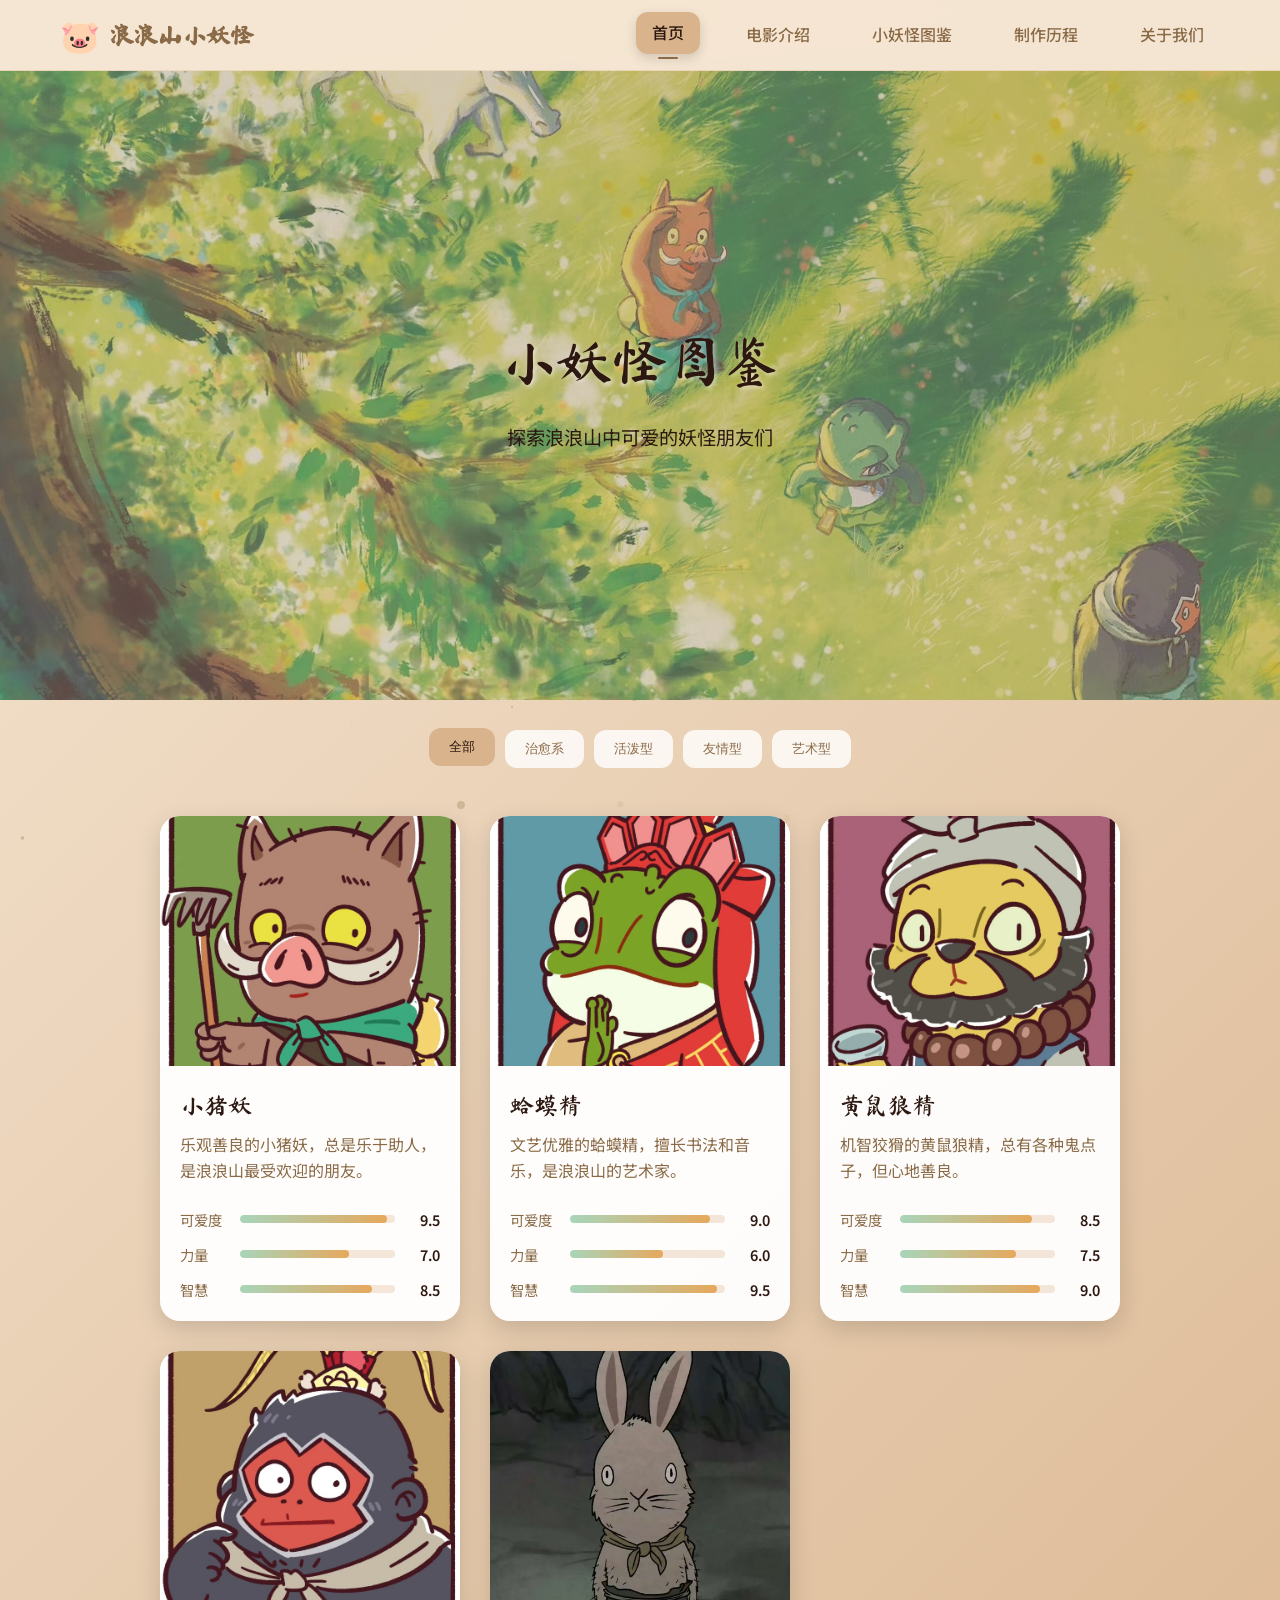
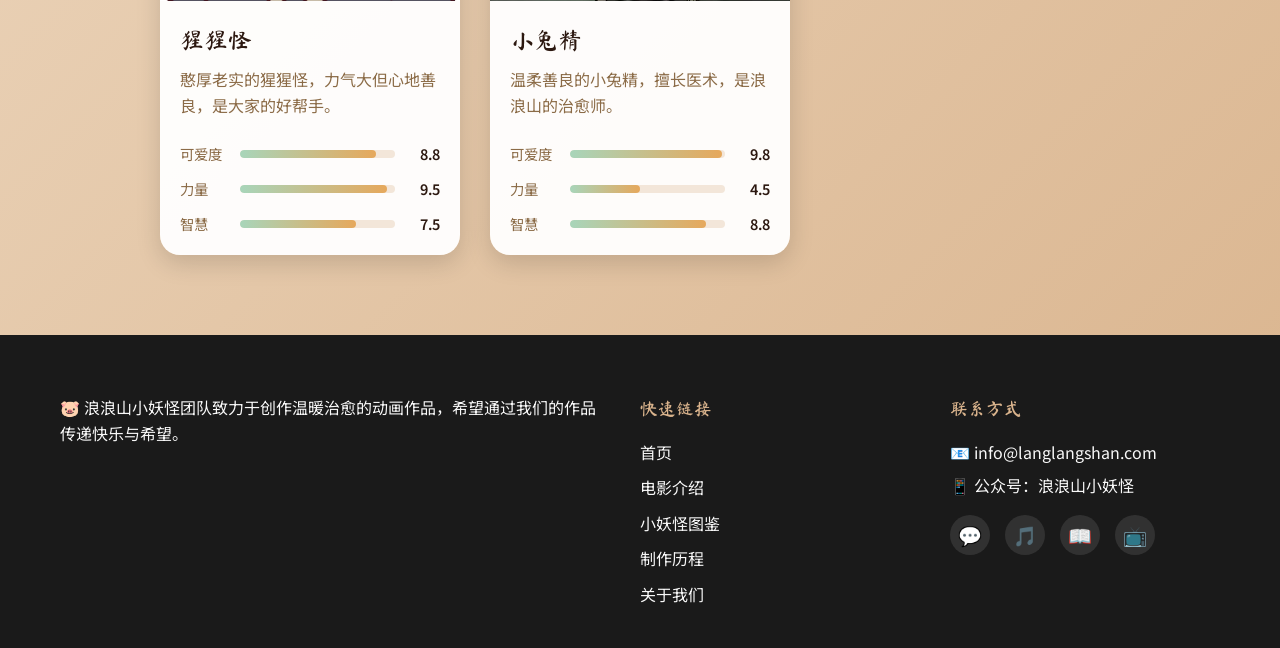
<file: index.html>
<!DOCTYPE html>
<html lang="zh-CN">
<head>
    <meta charset="UTF-8">
    <meta name="viewport" content="width=device-width, initial-scale=1.0">
    <title>浪浪山小妖怪 - 小妖怪图鉴</title>
    <link rel="preconnect" href="https://fonts.googleapis.com">
    <link rel="preconnect" href="https://fonts.gstatic.com" crossorigin>
    <link href="https://fonts.googleapis.com/css2?family=Ma+Shan+Zheng&family=Noto+Sans+SC:wght@300;400;500;700&display=swap" rel="stylesheet">
    <link rel="stylesheet" href="style.css">
</head>
<body>
    <!-- 水墨粒子背景 -->
    <canvas id="ink-canvas"></canvas>

    <!-- 导航栏 -->
    <nav class="navbar">
        <div class="nav-container">
            <div class="nav-logo">
                <span class="logo-icon">🐷</span>
                <span class="logo-text">浪浪山小妖怪</span>
            </div>
            <div class="nav-menu" id="nav-menu">
                <a href="index.html" class="nav-link active">首页</a>
                <a href="characters.html" class="nav-link">电影介绍</a>
                <a href="world.html" class="nav-link">小妖怪图鉴</a>
                <a href="about.html" class="nav-link">制作历程</a>
                <a href="contact.html" class="nav-link">关于我们</a>
            </div>
            <div class="hamburger" id="hamburger">
                <span></span>
                <span></span>
                <span></span>
            </div>
        </div>
    </nav>

    <!-- 英雄区域 -->
    <section class="hero">
        <div class="hero-overlay"></div>
        <div class="hero-content">
            <h1 class="hero-title">小妖怪图鉴</h1>
            <p class="hero-subtitle">探索浪浪山中可爱的妖怪朋友们</p>
        </div>
        <div class="hero-image">
            <img src="images/dba98cc8f73602c4f79df1d8d8032ad2.jpeg" alt="浪浪山风景">
        </div>
    </section>

    <!-- 内容区域 -->
    <main class="main-content">
        <!-- 分类标签 -->
        <div class="filter-tabs">
            <button class="tab-btn active" data-filter="all">全部</button>
            <button class="tab-btn" data-filter="healing">治愈系</button>
            <button class="tab-btn" data-filter="active">活泼型</button>
            <button class="tab-btn" data-filter="friendship">友情型</button>
            <button class="tab-btn" data-filter="artistic">艺术型</button>
        </div>

        <!-- 妖怪卡片网格 -->
        <div class="characters-grid" id="characters-grid">
            <!-- 小猪妖 -->
            <div class="character-card" data-category="friendship">
                <div class="card-image">
                    <img src="images/mmexport1765958673105.jpg" alt="小猪妖">
                    <div class="card-overlay"></div>
                </div>
                <div class="card-content">
                    <h3 class="character-name">小猪妖</h3>
                    <p class="character-desc">乐观善良的小猪妖，总是乐于助人，是浪浪山最受欢迎的朋友。</p>
                    <div class="character-stats">
                        <div class="stat">
                            <span class="stat-label">可爱度</span>
                            <div class="stat-bar">
                                <div class="stat-fill" style="width: 95%"></div>
                            </div>
                            <span class="stat-value">9.5</span>
                        </div>
                        <div class="stat">
                            <span class="stat-label">力量</span>
                            <div class="stat-bar">
                                <div class="stat-fill" style="width: 70%"></div>
                            </div>
                            <span class="stat-value">7.0</span>
                        </div>
                        <div class="stat">
                            <span class="stat-label">智慧</span>
                            <div class="stat-bar">
                                <div class="stat-fill" style="width: 85%"></div>
                            </div>
                            <span class="stat-value">8.5</span>
                        </div>
                    </div>
                </div>
            </div>

            <!-- 蛤蟆精 -->
            <div class="character-card" data-category="artistic">
                <div class="card-image">
                    <img src="images/mmexport1765958670534.jpg" alt="蛤蟆精">
                    <div class="card-overlay"></div>
                </div>
                <div class="card-content">
                    <h3 class="character-name">蛤蟆精</h3>
                    <p class="character-desc">文艺优雅的蛤蟆精，擅长书法和音乐，是浪浪山的艺术家。</p>
                    <div class="character-stats">
                        <div class="stat">
                            <span class="stat-label">可爱度</span>
                            <div class="stat-bar">
                                <div class="stat-fill" style="width: 90%"></div>
                            </div>
                            <span class="stat-value">9.0</span>
                        </div>
                        <div class="stat">
                            <span class="stat-label">力量</span>
                            <div class="stat-bar">
                                <div class="stat-fill" style="width: 60%"></div>
                            </div>
                            <span class="stat-value">6.0</span>
                        </div>
                        <div class="stat">
                            <span class="stat-label">智慧</span>
                            <div class="stat-bar">
                                <div class="stat-fill" style="width: 95%"></div>
                            </div>
                            <span class="stat-value">9.5</span>
                        </div>
                    </div>
                </div>
            </div>

            <!-- 黄鼠狼精 -->
            <div class="character-card" data-category="active">
                <div class="card-image">
                    <img src="images/mmexport1765958679470.jpg" alt="黄鼠狼精">
                    <div class="card-overlay"></div>
                </div>
                <div class="card-content">
                    <h3 class="character-name">黄鼠狼精</h3>
                    <p class="character-desc">机智狡猾的黄鼠狼精，总有各种鬼点子，但心地善良。</p>
                    <div class="character-stats">
                        <div class="stat">
                            <span class="stat-label">可爱度</span>
                            <div class="stat-bar">
                                <div class="stat-fill" style="width: 85%"></div>
                            </div>
                            <span class="stat-value">8.5</span>
                        </div>
                        <div class="stat">
                            <span class="stat-label">力量</span>
                            <div class="stat-bar">
                                <div class="stat-fill" style="width: 75%"></div>
                            </div>
                            <span class="stat-value">7.5</span>
                        </div>
                        <div class="stat">
                            <span class="stat-label">智慧</span>
                            <div class="stat-bar">
                                <div class="stat-fill" style="width: 90%"></div>
                            </div>
                            <span class="stat-value">9.0</span>
                        </div>
                    </div>
                </div>
            </div>

            <!-- 猩猩怪 -->
            <div class="character-card" data-category="friendship">
                <div class="card-image">
                    <img src="images/mmexport1765958676931.jpg" alt="猩猩怪">
                    <div class="card-overlay"></div>
                </div>
                <div class="card-content">
                    <h3 class="character-name">猩猩怪</h3>
                    <p class="character-desc">憨厚老实的猩猩怪，力气大但心地善良，是大家的好帮手。</p>
                    <div class="character-stats">
                        <div class="stat">
                            <span class="stat-label">可爱度</span>
                            <div class="stat-bar">
                                <div class="stat-fill" style="width: 88%"></div>
                            </div>
                            <span class="stat-value">8.8</span>
                        </div>
                        <div class="stat">
                            <span class="stat-label">力量</span>
                            <div class="stat-bar">
                                <div class="stat-fill" style="width: 95%"></div>
                            </div>
                            <span class="stat-value">9.5</span>
                        </div>
                        <div class="stat">
                            <span class="stat-label">智慧</span>
                            <div class="stat-bar">
                                <div class="stat-fill" style="width: 75%"></div>
                            </div>
                            <span class="stat-value">7.5</span>
                        </div>
                    </div>
                </div>
            </div>

            <!-- 更多妖怪卡片 -->
            <div class="character-card" data-category="healing">
                <div class="card-image">
                    <img src="images/d9d8a38689bba8b3f3c73461e7a8d5a5.jpg" alt="小兔精">
                    <div class="card-overlay"></div>
                </div>
                <div class="card-content">
                    <h3 class="character-name">小兔精</h3>
                    <p class="character-desc">温柔善良的小兔精，擅长医术，是浪浪山的治愈师。</p>
                    <div class="character-stats">
                        <div class="stat">
                            <span class="stat-label">可爱度</span>
                            <div class="stat-bar">
                                <div class="stat-fill" style="width: 98%"></div>
                            </div>
                            <span class="stat-value">9.8</span>
                        </div>
                        <div class="stat">
                            <span class="stat-label">力量</span>
                            <div class="stat-bar">
                                <div class="stat-fill" style="width: 45%"></div>
                            </div>
                            <span class="stat-value">4.5</span>
                        </div>
                        <div class="stat">
                            <span class="stat-label">智慧</span>
                            <div class="stat-bar">
                                <div class="stat-fill" style="width: 88%"></div>
                            </div>
                            <span class="stat-value">8.8</span>
                        </div>
                    </div>
                </div>
            </div>

        </div>
    </main>

    <!-- 页脚 -->
    <footer class="footer">
        <div class="footer-content">
            <div class="footer-section">
                <p class="footer-description">
                    🐷 浪浪山小妖怪团队致力于创作温暖治愈的动画作品，希望通过我们的作品传递快乐与希望。
                </p>
            </div>
            <div class="footer-section">
                <h4>快速链接</h4>
                <div class="footer-links">
                    <a href="index.html">首页</a>
                    <a href="characters.html">电影介绍</a>
                    <a href="world.html">小妖怪图鉴</a>
                    <a href="about.html">制作历程</a>
                    <a href="contact.html">关于我们</a>
                </div>
            </div>
            <div class="footer-section">
                <h4>联系方式</h4>
                <div class="contact-info">
                    <p>📧 info@langlangshan.com</p>
                    <p>📱 公众号：浪浪山小妖怪</p>
                    <div class="social-links">
                        <a href="#" class="social-link" title="微信">💬</a>
                        <a href="#" class="social-link" title="抖音">🎵</a>
                        <a href="#" class="social-link" title="小红书">📖</a>
                        <a href="#" class="social-link" title="B站">📺</a>
                    </div>
                </div>
            </div>
        </div>
    </footer>

    <script src="script.js"></script>
</body>
</html>
</file>
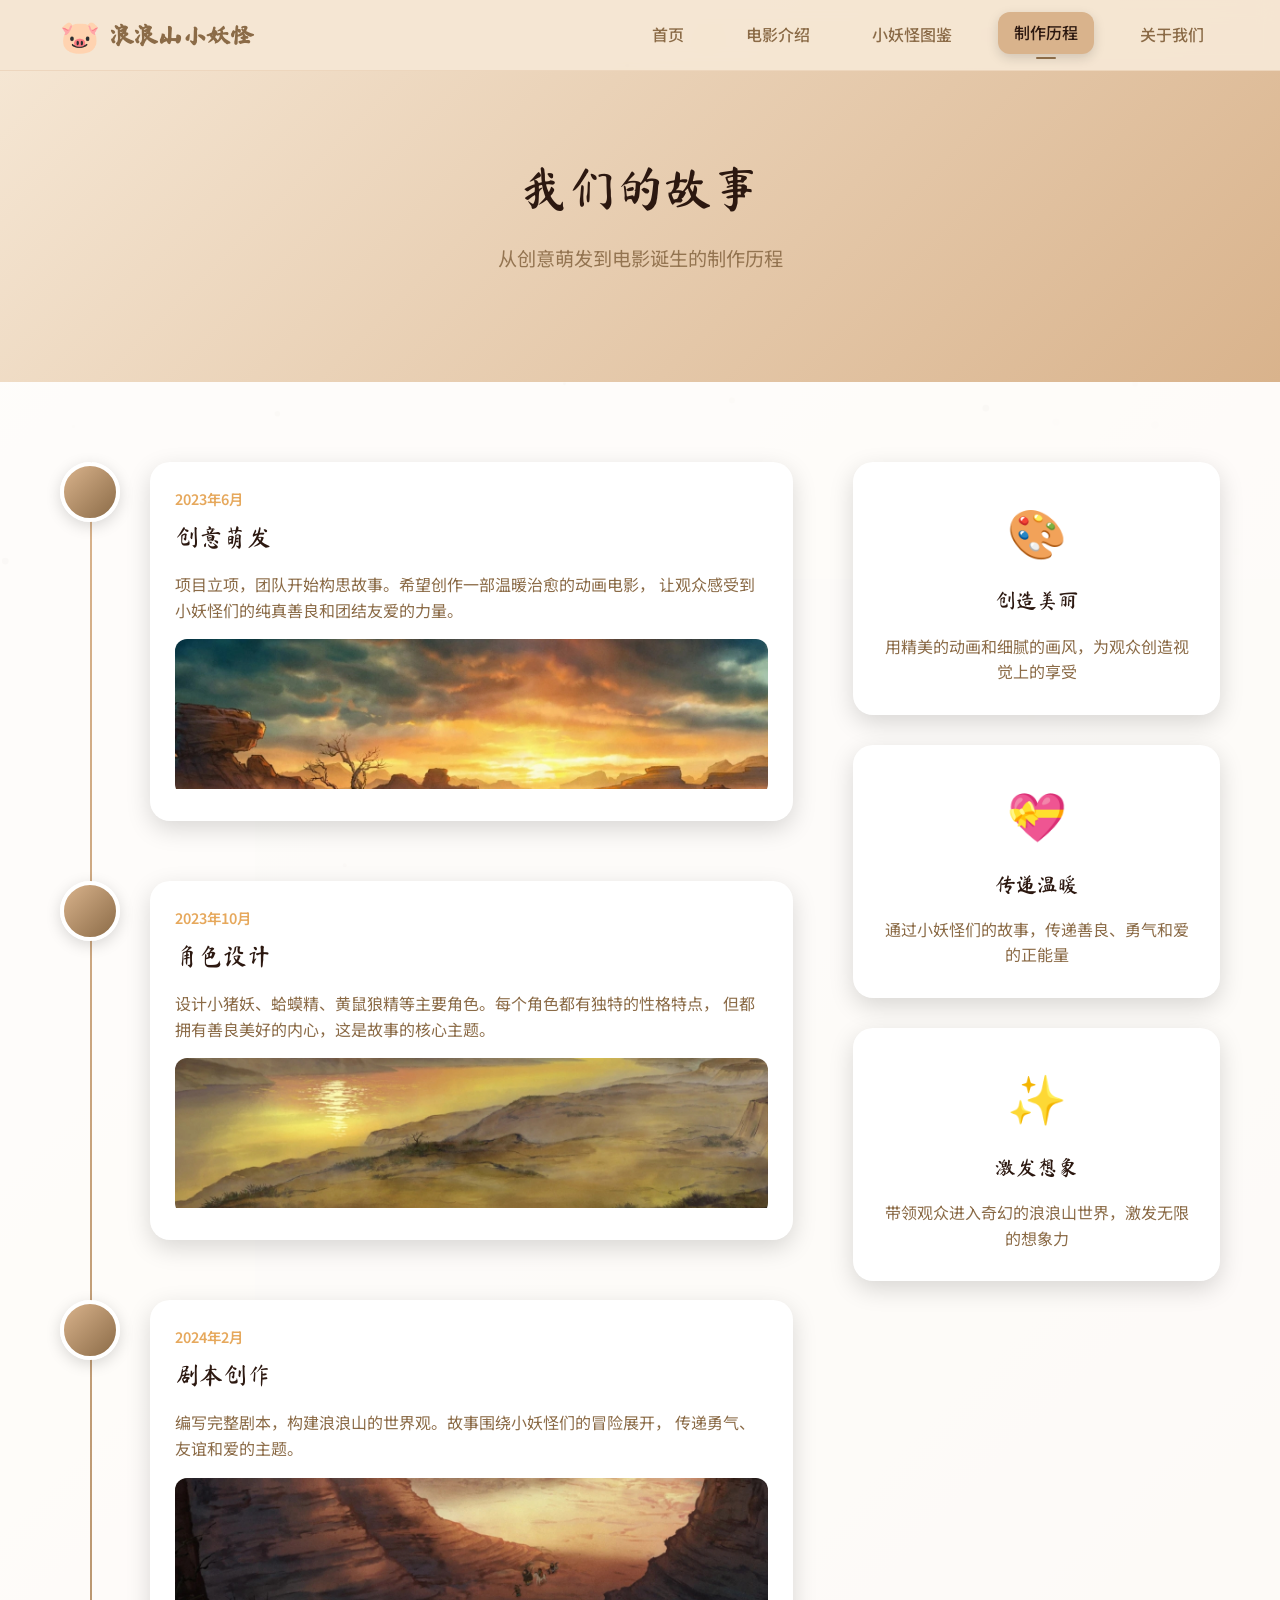
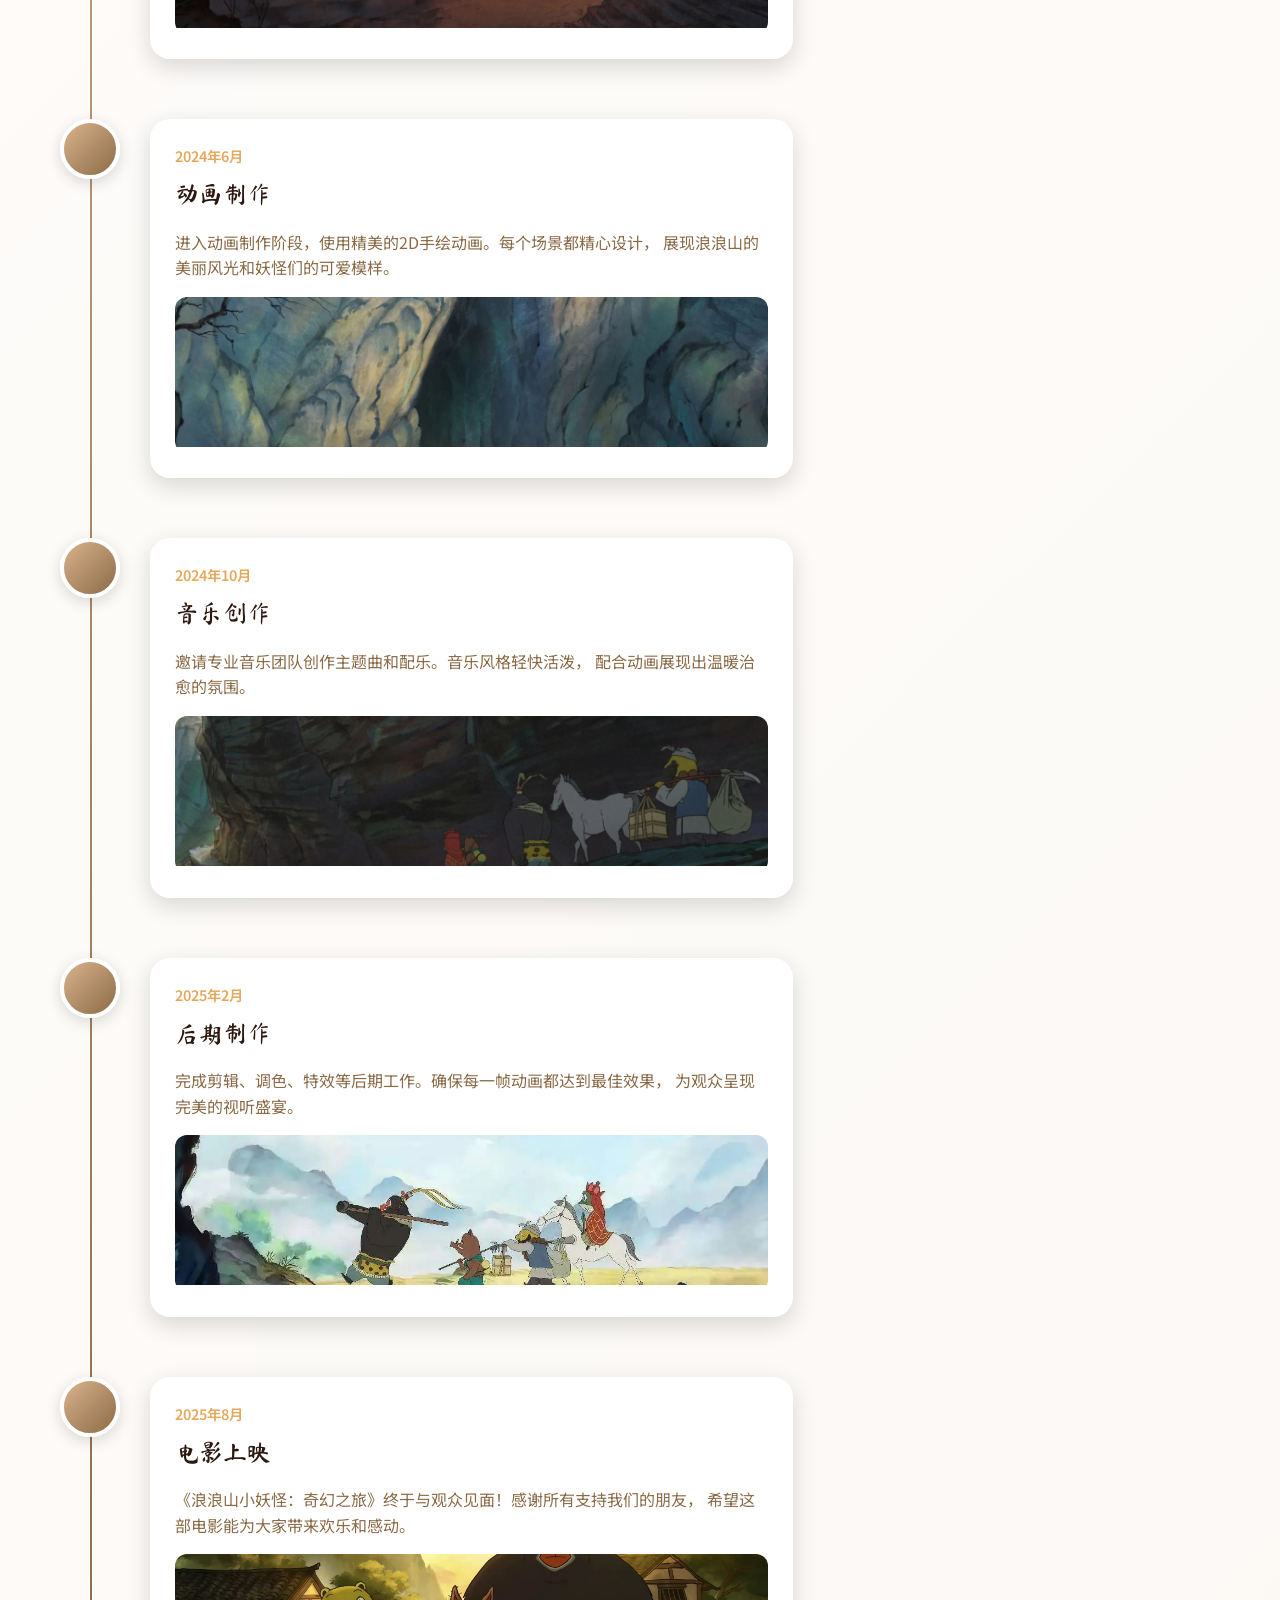
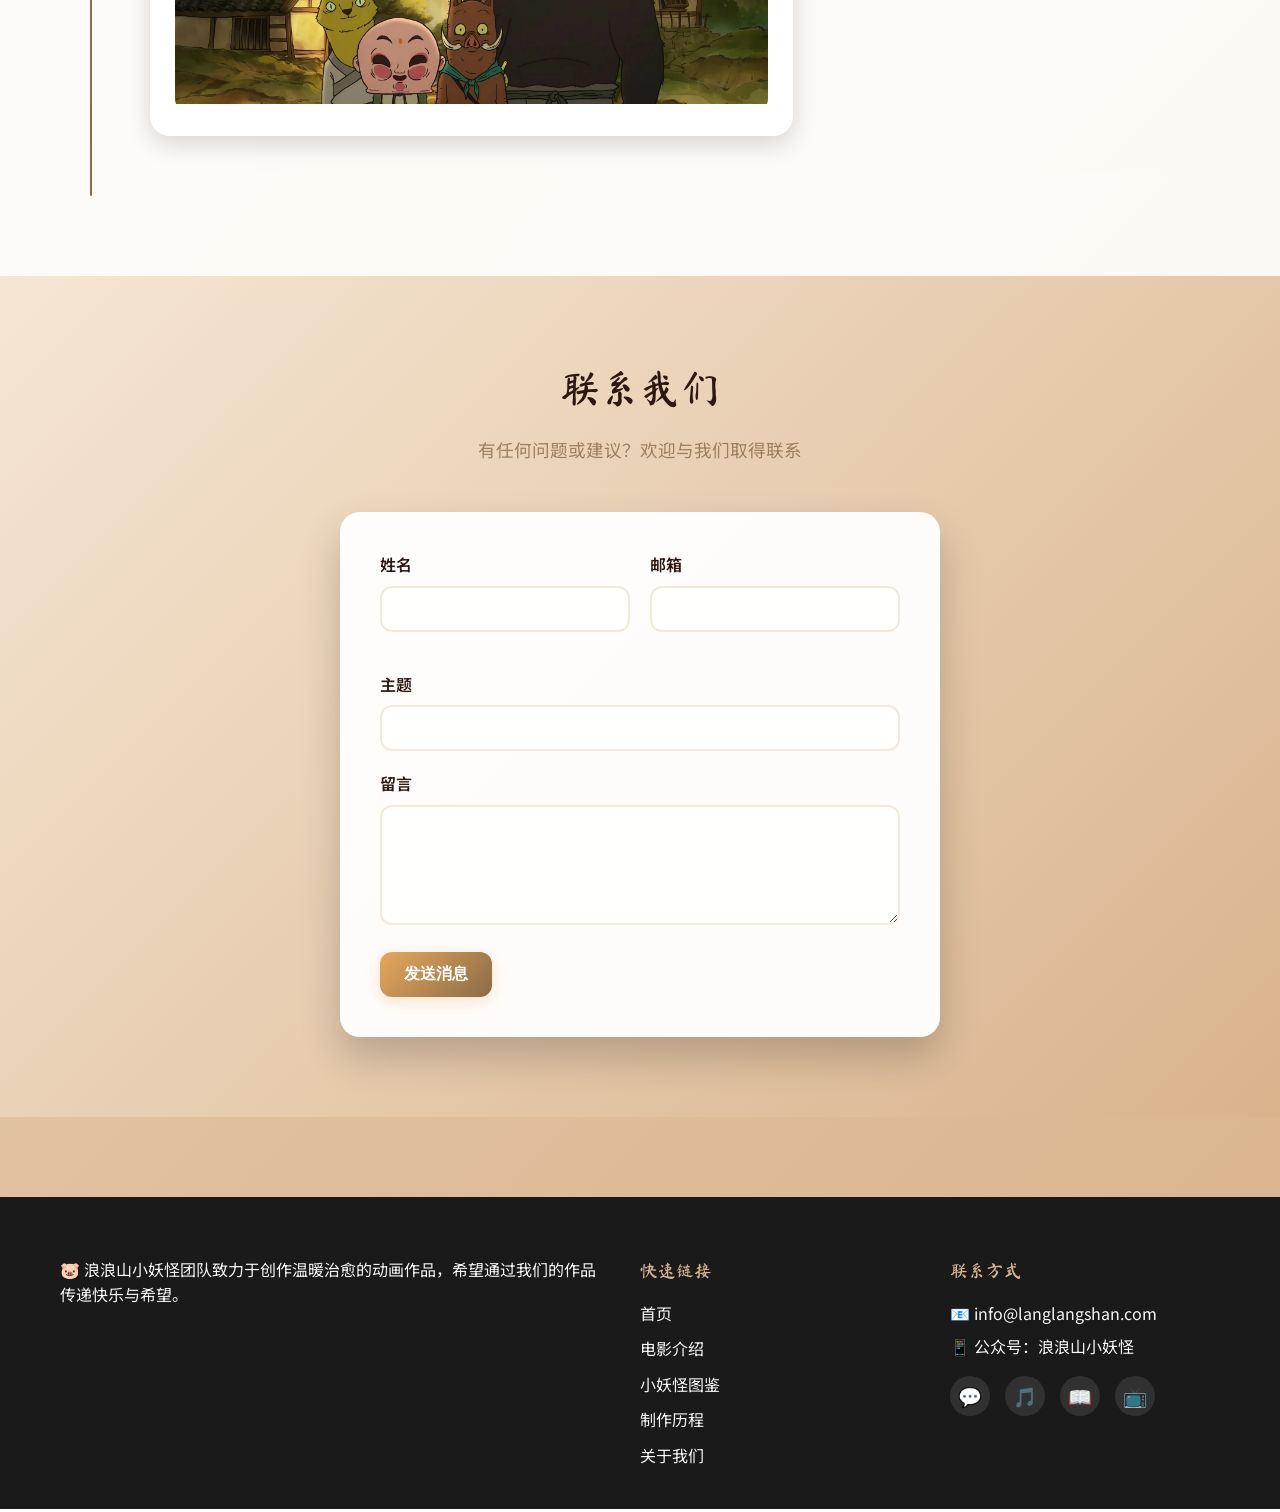
<file: about.html>
<!DOCTYPE html>
<html lang="zh-CN">
<head>
    <meta charset="UTF-8">
    <meta name="viewport" content="width=device-width, initial-scale=1.0">
    <title>浪浪山小妖怪 - 制作历程</title>
    <link rel="preconnect" href="https://fonts.googleapis.com">
    <link rel="preconnect" href="https://fonts.gstatic.com" crossorigin>
    <link href="https://fonts.googleapis.com/css2?family=Ma+Shan+Zheng&family=Noto+Sans+SC:wght@300;400;500;700&display=swap" rel="stylesheet">
    <link rel="stylesheet" href="style.css">
</head>
<body>
    <!-- 水墨粒子背景 -->
    <canvas id="ink-canvas"></canvas>

    <!-- 导航栏 -->
    <nav class="navbar">
        <div class="nav-container">
            <div class="nav-logo">
                <span class="logo-icon">🐷</span>
                <span class="logo-text">浪浪山小妖怪</span>
            </div>
            <div class="nav-menu" id="nav-menu">
                <a href="index.html" class="nav-link">首页</a>
                <a href="characters.html" class="nav-link">电影介绍</a>
                <a href="world.html" class="nav-link">小妖怪图鉴</a>
                <a href="about.html" class="nav-link active">制作历程</a>
                <a href="contact.html" class="nav-link">关于我们</a>
            </div>
            <div class="hamburger" id="hamburger">
                <span></span>
                <span></span>
                <span></span>
            </div>
        </div>
    </nav>

    <!-- 页面标题 -->
    <section class="page-header">
        <div class="container">
            <h1 class="page-title">我们的故事</h1>
            <p class="page-subtitle">从创意萌发到电影诞生的制作历程</p>
        </div>
    </section>

    <!-- 制作历程区域 -->
    <section class="timeline-section">
        <div class="container">
            <div class="timeline-layout">
                <!-- 时间线 -->
                <div class="timeline">
                    <div class="timeline-item">
                        <div class="timeline-marker"></div>
                        <div class="timeline-content">
                            <div class="timeline-date">2023年6月</div>
                            <h3 class="timeline-title">创意萌发</h3>
                            <p class="timeline-description">
                                项目立项，团队开始构思故事。希望创作一部温暖治愈的动画电影，
                                让观众感受到小妖怪们的纯真善良和团结友爱的力量。
                            </p>
                            <div class="timeline-image">
                                <img src="images/mmexport1765958952803.jpg" alt="创意萌发阶段">
                            </div>
                        </div>
                    </div>

                    <div class="timeline-item">
                        <div class="timeline-marker"></div>
                        <div class="timeline-content">
                            <div class="timeline-date">2023年10月</div>
                            <h3 class="timeline-title">角色设计</h3>
                            <p class="timeline-description">
                                设计小猪妖、蛤蟆精、黄鼠狼精等主要角色。每个角色都有独特的性格特点，
                                但都拥有善良美好的内心，这是故事的核心主题。
                            </p>
                            <div class="timeline-image">
                                <img src="images/mmexport1765958958313.jpg" alt="角色设计阶段">
                            </div>
                        </div>
                    </div>

                    <div class="timeline-item">
                        <div class="timeline-marker"></div>
                        <div class="timeline-content">
                            <div class="timeline-date">2024年2月</div>
                            <h3 class="timeline-title">剧本创作</h3>
                            <p class="timeline-description">
                                编写完整剧本，构建浪浪山的世界观。故事围绕小妖怪们的冒险展开，
                                传递勇气、友谊和爱的主题。
                            </p>
                            <div class="timeline-image">
                                <img src="images/mmexport1765958963228.jpg" alt="剧本创作阶段">
                            </div>
                        </div>
                    </div>

                    <div class="timeline-item">
                        <div class="timeline-marker"></div>
                        <div class="timeline-content">
                            <div class="timeline-date">2024年6月</div>
                            <h3 class="timeline-title">动画制作</h3>
                            <p class="timeline-description">
                                进入动画制作阶段，使用精美的2D手绘动画。每个场景都精心设计，
                                展现浪浪山的美丽风光和妖怪们的可爱模样。
                            </p>
                            <div class="timeline-image">
                                <img src="images/mmexport1765958965080.jpg" alt="动画制作阶段">
                            </div>
                        </div>
                    </div>

                    <div class="timeline-item">
                        <div class="timeline-marker"></div>
                        <div class="timeline-content">
                            <div class="timeline-date">2024年10月</div>
                            <h3 class="timeline-title">音乐创作</h3>
                            <p class="timeline-description">
                                邀请专业音乐团队创作主题曲和配乐。音乐风格轻快活泼，
                                配合动画展现出温暖治愈的氛围。
                            </p>
                            <div class="timeline-image">
                                <img src="images/mmexport1765958972805.jpg" alt="音乐创作阶段">
                            </div>
                        </div>
                    </div>

                    <div class="timeline-item">
                        <div class="timeline-marker"></div>
                        <div class="timeline-content">
                            <div class="timeline-date">2025年2月</div>
                            <h3 class="timeline-title">后期制作</h3>
                            <p class="timeline-description">
                                完成剪辑、调色、特效等后期工作。确保每一帧动画都达到最佳效果，
                                为观众呈现完美的视听盛宴。
                            </p>
                            <div class="timeline-image">
                                <img src="images/mmexport1765958983564.jpg" alt="后期制作阶段">
                            </div>
                        </div>
                    </div>

                    <div class="timeline-item">
                        <div class="timeline-marker"></div>
                        <div class="timeline-content">
                            <div class="timeline-date">2025年8月</div>
                            <h3 class="timeline-title">电影上映</h3>
                            <p class="timeline-description">
                                《浪浪山小妖怪：奇幻之旅》终于与观众见面！感谢所有支持我们的朋友，
                                希望这部电影能为大家带来欢乐和感动。
                            </p>
                            <div class="timeline-image">
                                <img src="images/mmexport1765958988879.jpg" alt="电影上映">
                            </div>
                        </div>
                    </div>
                </div>

                <!-- 理念卡片 -->
                <div class="philosophy-cards">
                    <div class="philosophy-card">
                        <div class="philosophy-icon">🎨</div>
                        <h3>创造美丽</h3>
                        <p>用精美的动画和细腻的画风，为观众创造视觉上的享受</p>
                    </div>

                    <div class="philosophy-card">
                        <div class="philosophy-icon">💝</div>
                        <h3>传递温暖</h3>
                        <p>通过小妖怪们的故事，传递善良、勇气和爱的正能量</p>
                    </div>

                    <div class="philosophy-card">
                        <div class="philosophy-icon">✨</div>
                        <h3>激发想象</h3>
                        <p>带领观众进入奇幻的浪浪山世界，激发无限的想象力</p>
                    </div>
                </div>
            </div>
        </div>
    </section>

    <!-- 联系表单 -->
    <section class="contact-form-section">
        <div class="container">
            <h2 class="section-title">联系我们</h2>
            <p class="section-subtitle">有任何问题或建议？欢迎与我们取得联系</p>

            <form class="contact-form" id="contact-form">
                <div class="form-row">
                    <div class="form-group">
                        <label for="name">姓名</label>
                        <input type="text" id="name" name="name" required>
                    </div>
                    <div class="form-group">
                        <label for="email">邮箱</label>
                        <input type="email" id="email" name="email" required>
                    </div>
                </div>

                <div class="form-group">
                    <label for="subject">主题</label>
                    <input type="text" id="subject" name="subject" required>
                </div>

                <div class="form-group">
                    <label for="message">留言</label>
                    <textarea id="message" name="message" rows="5" required></textarea>
                </div>

                <button type="submit" class="btn-primary">发送消息</button>
            </form>
        </div>
    </section>

    <!-- 页脚 -->
    <footer class="footer">
        <div class="footer-content">
            <div class="footer-section">
                <p class="footer-description">
                    🐷 浪浪山小妖怪团队致力于创作温暖治愈的动画作品，希望通过我们的作品传递快乐与希望。
                </p>
            </div>
            <div class="footer-section">
                <h4>快速链接</h4>
                <div class="footer-links">
                    <a href="index.html">首页</a>
                    <a href="characters.html">电影介绍</a>
                    <a href="world.html">小妖怪图鉴</a>
                    <a href="about.html">制作历程</a>
                    <a href="contact.html">关于我们</a>
                </div>
            </div>
            <div class="footer-section">
                <h4>联系方式</h4>
                <div class="contact-info">
                    <p>📧 info@langlangshan.com</p>
                    <p>📱 公众号：浪浪山小妖怪</p>
                    <div class="social-links">
                        <a href="#" class="social-link" title="微信">💬</a>
                        <a href="#" class="social-link" title="抖音">🎵</a>
                        <a href="#" class="social-link" title="小红书">📖</a>
                        <a href="#" class="social-link" title="B站">📺</a>
                    </div>
                </div>
            </div>
        </div>
    </footer>

    <script src="script.js"></script>
</body>
</html>
</file>
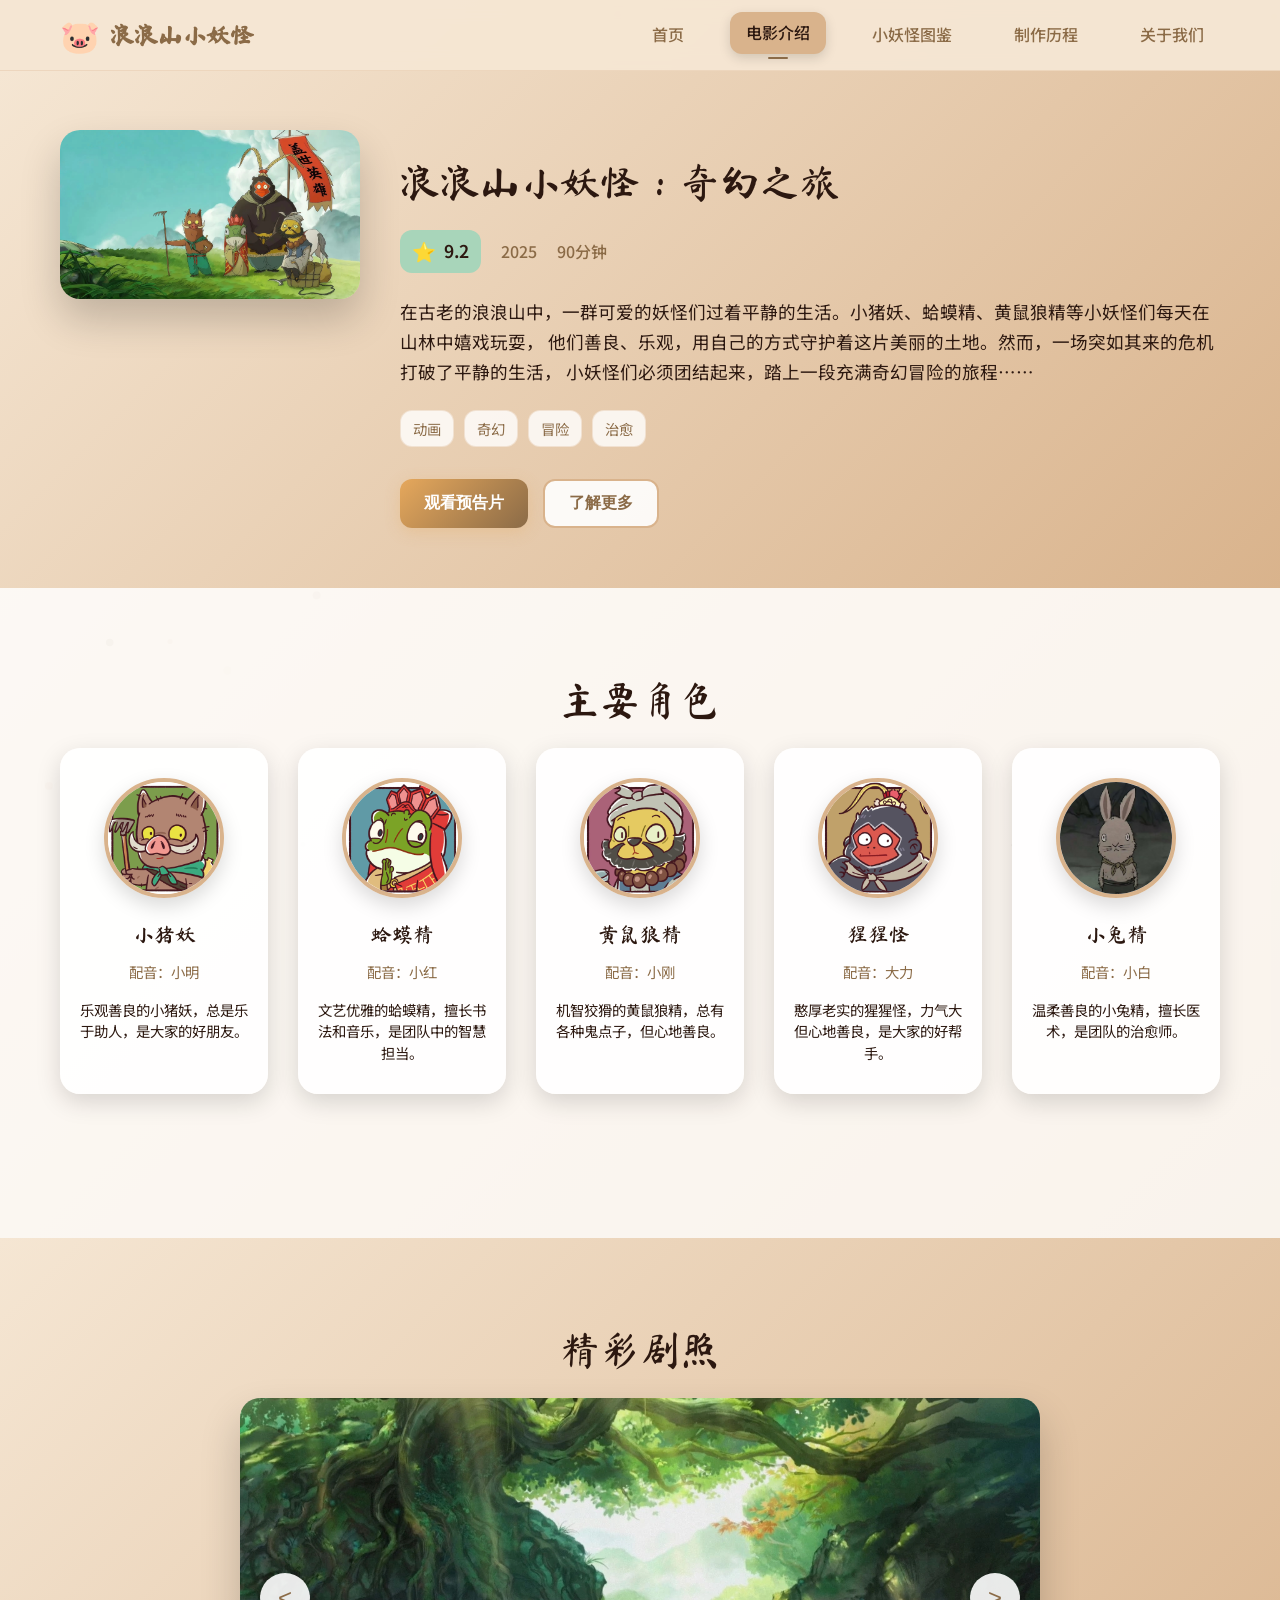
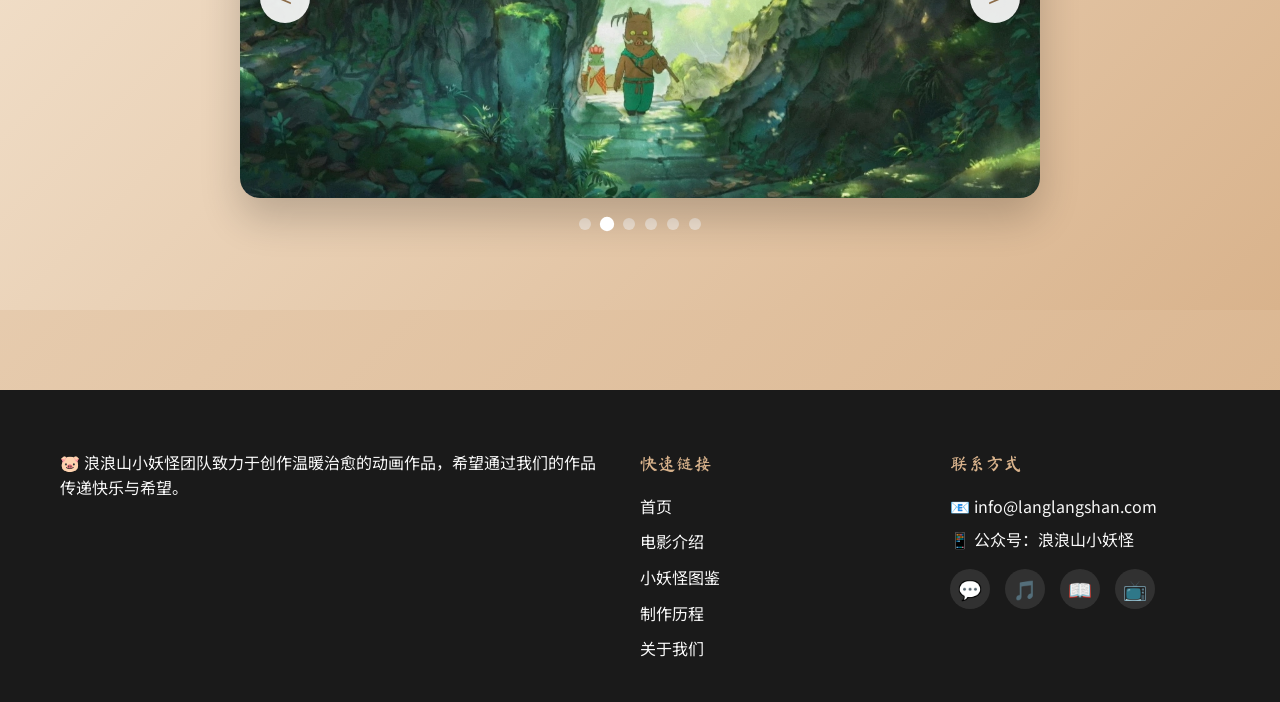
<file: characters.html>
<!DOCTYPE html>
<html lang="zh-CN">
<head>
    <meta charset="UTF-8">
    <meta name="viewport" content="width=device-width, initial-scale=1.0">
    <title>浪浪山小妖怪 - 电影介绍</title>
    <link rel="preconnect" href="https://fonts.googleapis.com">
    <link rel="preconnect" href="https://fonts.gstatic.com" crossorigin>
    <link href="https://fonts.googleapis.com/css2?family=Ma+Shan+Zheng&family=Noto+Sans+SC:wght@300;400;500;700&display=swap" rel="stylesheet">
    <link rel="stylesheet" href="style.css">
</head>
<body>
    <!-- 水墨粒子背景 -->
    <canvas id="ink-canvas"></canvas>

    <!-- 导航栏 -->
    <nav class="navbar">
        <div class="nav-container">
            <div class="nav-logo">
                <span class="logo-icon">🐷</span>
                <span class="logo-text">浪浪山小妖怪</span>
            </div>
            <div class="nav-menu" id="nav-menu">
                <a href="index.html" class="nav-link">首页</a>
                <a href="characters.html" class="nav-link active">电影介绍</a>
                <a href="world.html" class="nav-link">小妖怪图鉴</a>
                <a href="about.html" class="nav-link">制作历程</a>
                <a href="contact.html" class="nav-link">关于我们</a>
            </div>
            <div class="hamburger" id="hamburger">
                <span></span>
                <span></span>
                <span></span>
            </div>
        </div>
    </nav>

    <!-- 电影介绍英雄区域 -->
    <section class="movie-hero">
        <div class="movie-hero-container">
            <div class="movie-poster">
                <img src="images/mmexport1765958830771.jpg" alt="浪浪山小妖怪电影海报">
            </div>
            <div class="movie-info">
                <h1 class="movie-title">浪浪山小妖怪：奇幻之旅</h1>
                <div class="movie-meta">
                    <span class="movie-rating">
                        <span class="rating-star">⭐</span>
                        <span class="rating-score">9.2</span>
                    </span>
                    <span class="movie-year">2025</span>
                    <span class="movie-duration">90分钟</span>
                </div>
                <p class="movie-description">
                    在古老的浪浪山中，一群可爱的妖怪们过着平静的生活。小猪妖、蛤蟆精、黄鼠狼精等小妖怪们每天在山林中嬉戏玩耍，
                    他们善良、乐观，用自己的方式守护着这片美丽的土地。然而，一场突如其来的危机打破了平静的生活，
                    小妖怪们必须团结起来，踏上一段充满奇幻冒险的旅程……
                </p>
                <div class="movie-genres">
                    <span class="genre-tag">动画</span>
                    <span class="genre-tag">奇幻</span>
                    <span class="genre-tag">冒险</span>
                    <span class="genre-tag">治愈</span>
                </div>
                <div class="movie-actions">
                    <button class="btn-primary">观看预告片</button>
                    <button class="btn-secondary">了解更多</button>
                </div>
            </div>
        </div>
    </section>

    <!-- 主要角色区域 -->
    <section class="characters-section">
        <div class="container">
            <h2 class="section-title">主要角色</h2>
            <div class="characters-grid">
                <div class="character-profile">
                    <div class="character-avatar">
                        <img src="images/mmexport1765958673105.jpg" alt="小猪妖">
                    </div>
                    <h3 class="character-name">小猪妖</h3>
                    <p class="character-role">配音：小明</p>
                    <p class="character-bio">乐观善良的小猪妖，总是乐于助人，是大家的好朋友。</p>
                </div>

                <div class="character-profile">
                    <div class="character-avatar">
                        <img src="images/mmexport1765958670534.jpg" alt="蛤蟆精">
                    </div>
                    <h3 class="character-name">蛤蟆精</h3>
                    <p class="character-role">配音：小红</p>
                    <p class="character-bio">文艺优雅的蛤蟆精，擅长书法和音乐，是团队中的智慧担当。</p>
                </div>

                <div class="character-profile">
                    <div class="character-avatar">
                        <img src="images/mmexport1765958679470.jpg" alt="黄鼠狼精">
                    </div>
                    <h3 class="character-name">黄鼠狼精</h3>
                    <p class="character-role">配音：小刚</p>
                    <p class="character-bio">机智狡猾的黄鼠狼精，总有各种鬼点子，但心地善良。</p>
                </div>

                <div class="character-profile">
                    <div class="character-avatar">
                        <img src="images/mmexport1765958676931.jpg" alt="猩猩怪">
                    </div>
                    <h3 class="character-name">猩猩怪</h3>
                    <p class="character-role">配音：大力</p>
                    <p class="character-bio">憨厚老实的猩猩怪，力气大但心地善良，是大家的好帮手。</p>
                </div>

                <div class="character-profile">
                    <div class="character-avatar">
                        <img src="images/d9d8a38689bba8b3f3c73461e7a8d5a5.jpg" alt="小兔精">
                    </div>
                    <h3 class="character-name">小兔精</h3>
                    <p class="character-role">配音：小白</p>
                    <p class="character-bio">温柔善良的小兔精，擅长医术，是团队的治愈师。</p>
                </div>
            </div>
        </div>
    </section>

    <!-- 剧照轮播 -->
    <section class="gallery-section">
        <div class="container">
            <h2 class="section-title">精彩剧照</h2>
            <div class="gallery-container">
                <button class="gallery-nav gallery-prev" id="gallery-prev">&lt;</button>
                <div class="gallery-wrapper">
                    <div class="gallery-track" id="gallery-track">
                        <div class="gallery-slide">
                            <img src="images/mmexport1765958848830.jpg" alt="剧照1">
                        </div>
                        <div class="gallery-slide">
                            <img src="images/mmexport1765958851050.jpg" alt="剧照2">
                        </div>
                        <div class="gallery-slide">
                            <img src="images/mmexport1765958853179.jpg" alt="剧照3">
                        </div>
                        <div class="gallery-slide">
                            <img src="images/mmexport1765958855734.jpg" alt="剧照4">
                        </div>
                        <div class="gallery-slide">
                            <img src="images/mmexport1765958879931.jpg" alt="剧照5">
                        </div>
                        <div class="gallery-slide">
                            <img src="images/mmexport1765958952803.jpg" alt="剧照6">
                        </div>
                    </div>
                </div>
                <button class="gallery-nav gallery-next" id="gallery-next">&gt;</button>
            </div>
            <div class="gallery-indicators" id="gallery-indicators">
                <span class="indicator active" data-slide="0"></span>
                <span class="indicator" data-slide="1"></span>
                <span class="indicator" data-slide="2"></span>
                <span class="indicator" data-slide="3"></span>
                <span class="indicator" data-slide="4"></span>
                <span class="indicator" data-slide="5"></span>
            </div>
        </div>
    </section>

    <!-- 页脚 -->
    <footer class="footer">
        <div class="footer-content">
            <div class="footer-section">
                <p class="footer-description">
                    🐷 浪浪山小妖怪团队致力于创作温暖治愈的动画作品，希望通过我们的作品传递快乐与希望。
                </p>
            </div>
            <div class="footer-section">
                <h4>快速链接</h4>
                <div class="footer-links">
                    <a href="index.html">首页</a>
                    <a href="characters.html">电影介绍</a>
                    <a href="world.html">小妖怪图鉴</a>
                    <a href="about.html">制作历程</a>
                    <a href="contact.html">关于我们</a>
                </div>
            </div>
            <div class="footer-section">
                <h4>联系方式</h4>
                <div class="contact-info">
                    <p>📧 info@langlangshan.com</p>
                    <p>📱 公众号：浪浪山小妖怪</p>
                    <div class="social-links">
                        <a href="#" class="social-link" title="微信">💬</a>
                        <a href="#" class="social-link" title="抖音">🎵</a>
                        <a href="#" class="social-link" title="小红书">📖</a>
                        <a href="#" class="social-link" title="B站">📺</a>
                    </div>
                </div>
            </div>
        </div>
    </footer>

    <script src="script.js"></script>
</body>
</html>
</file>
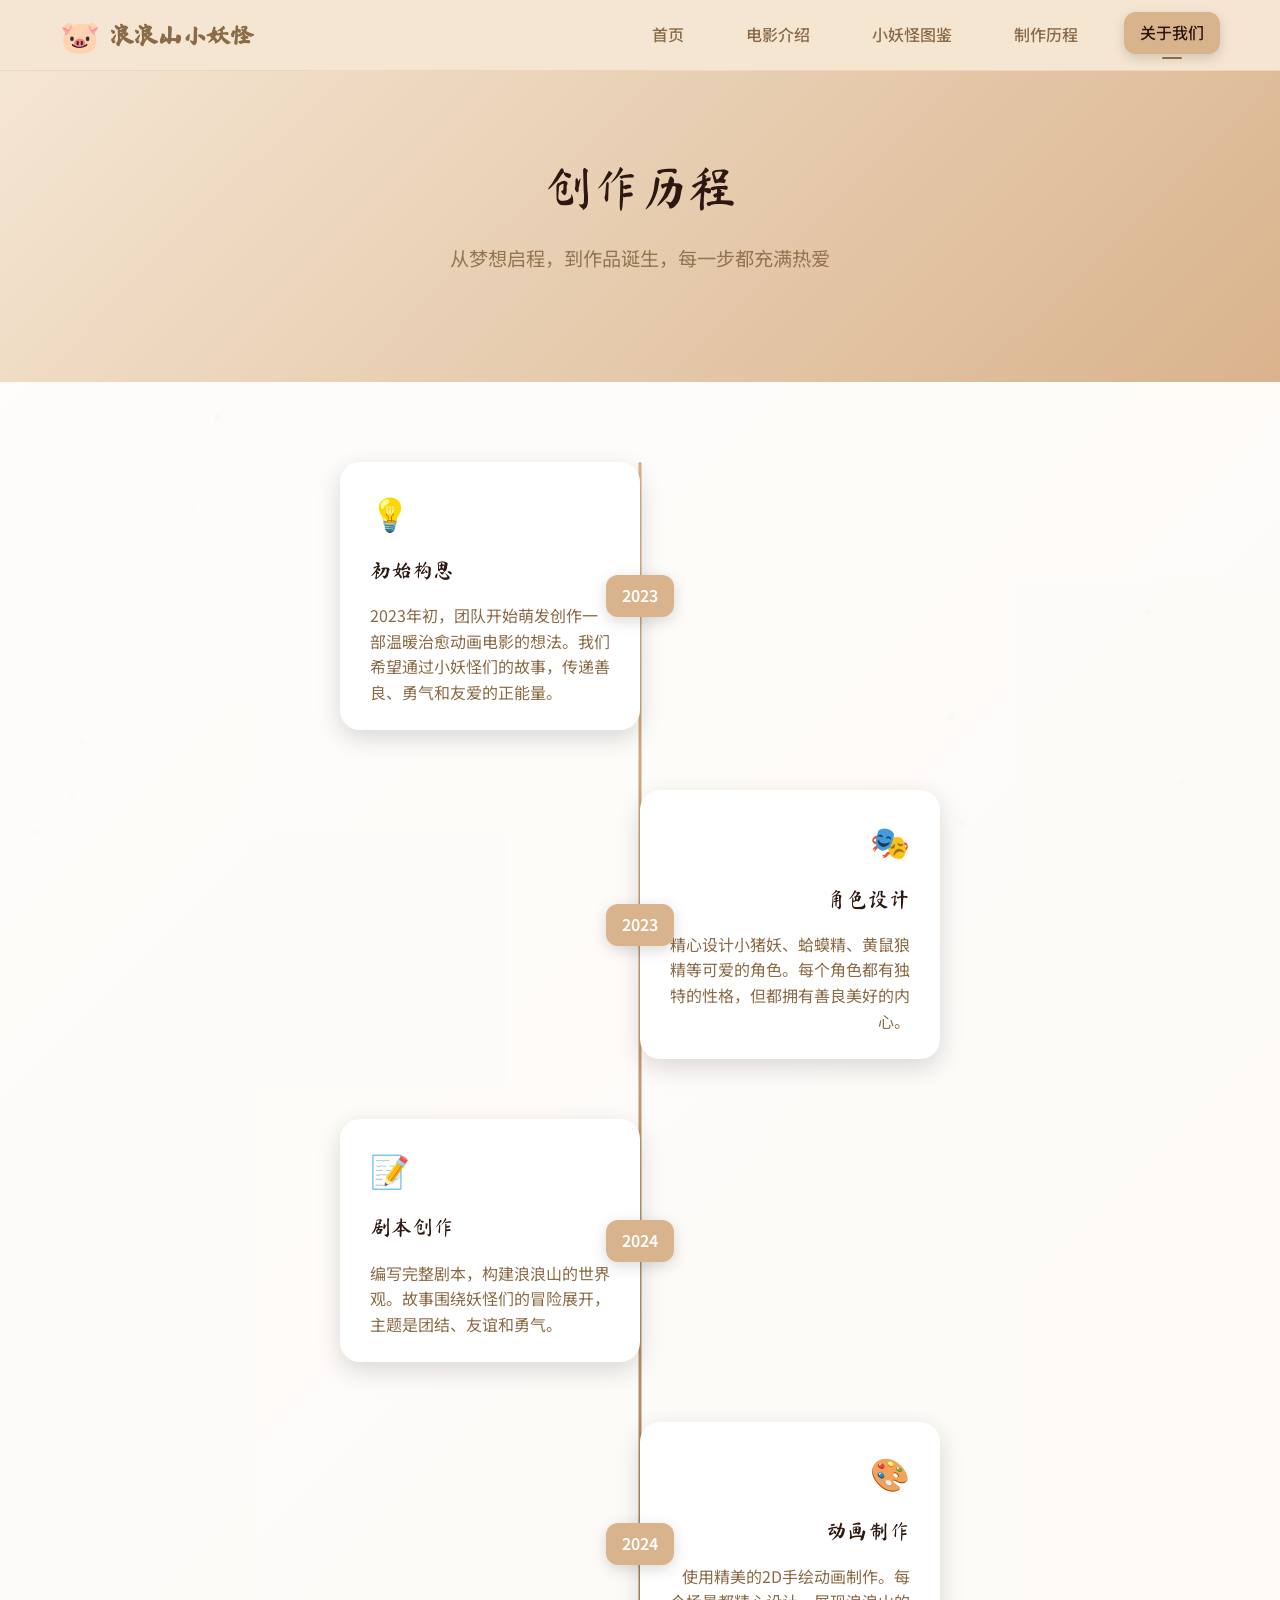
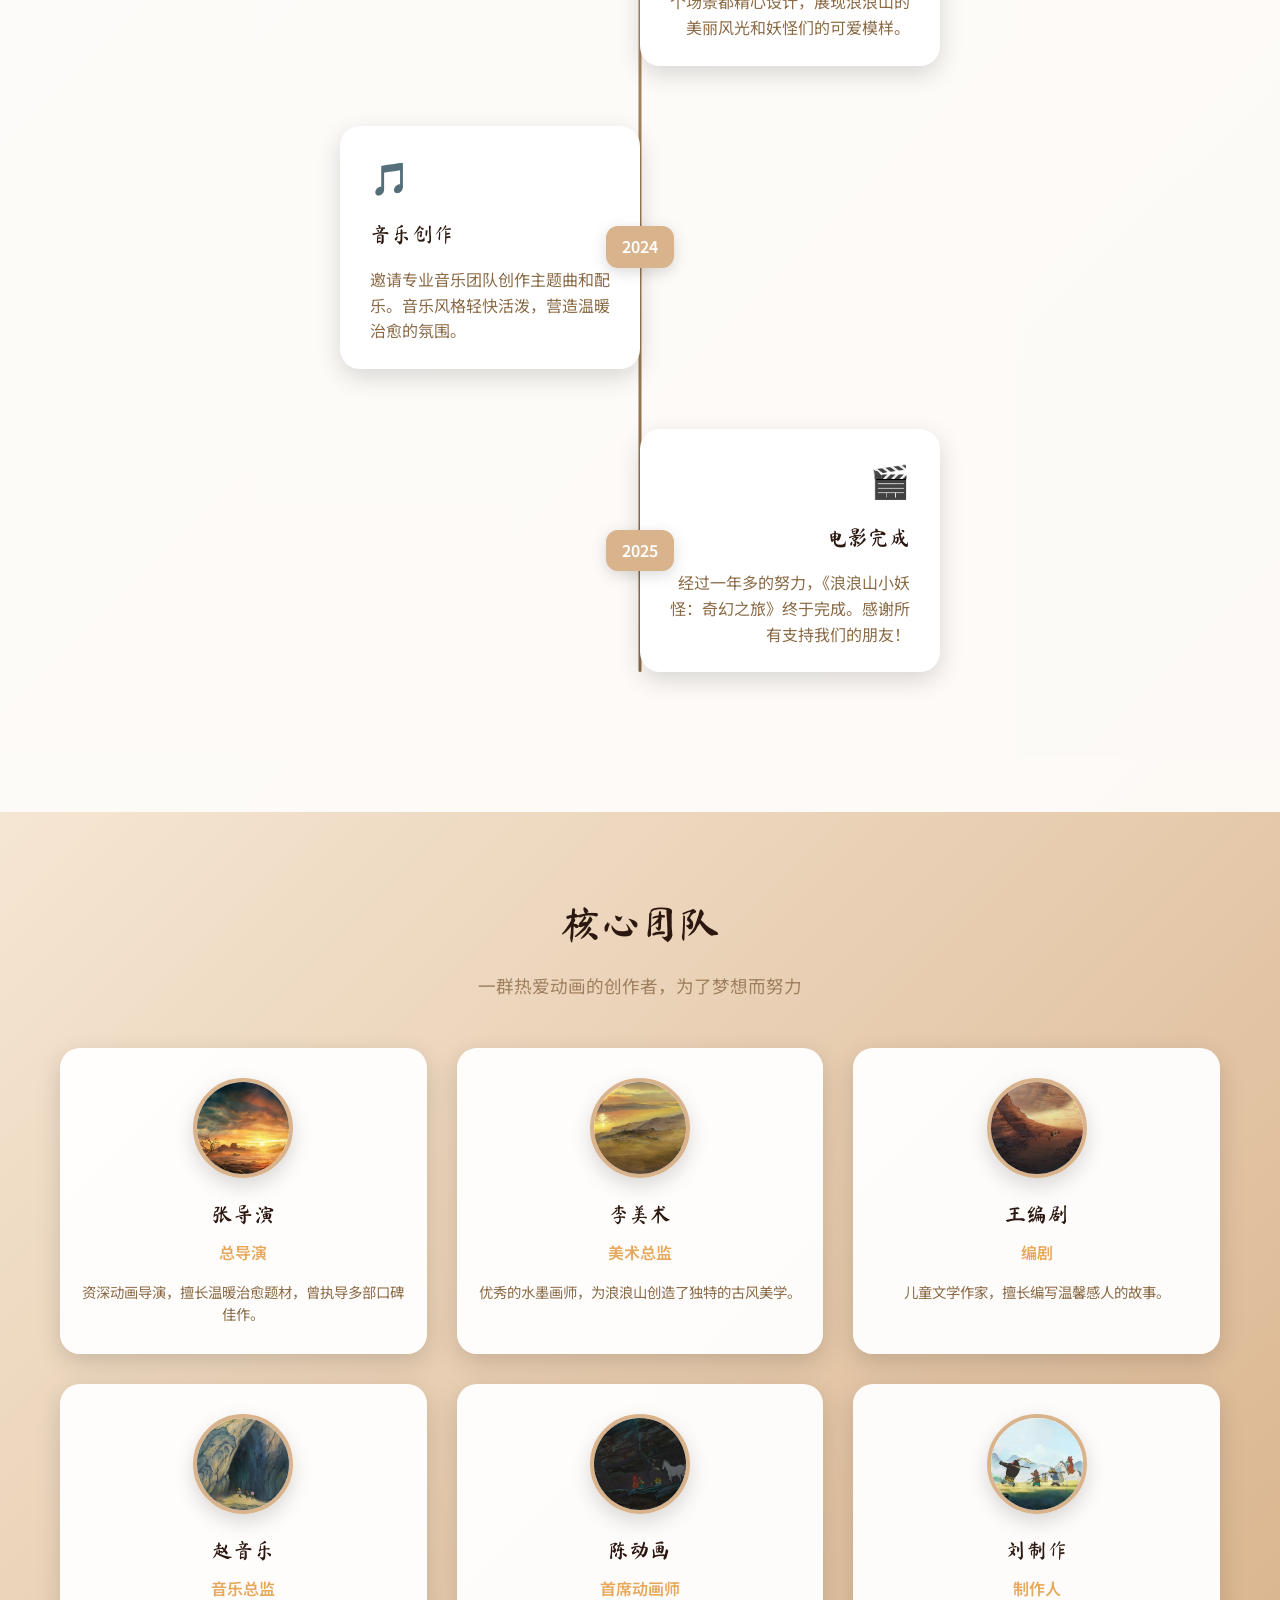
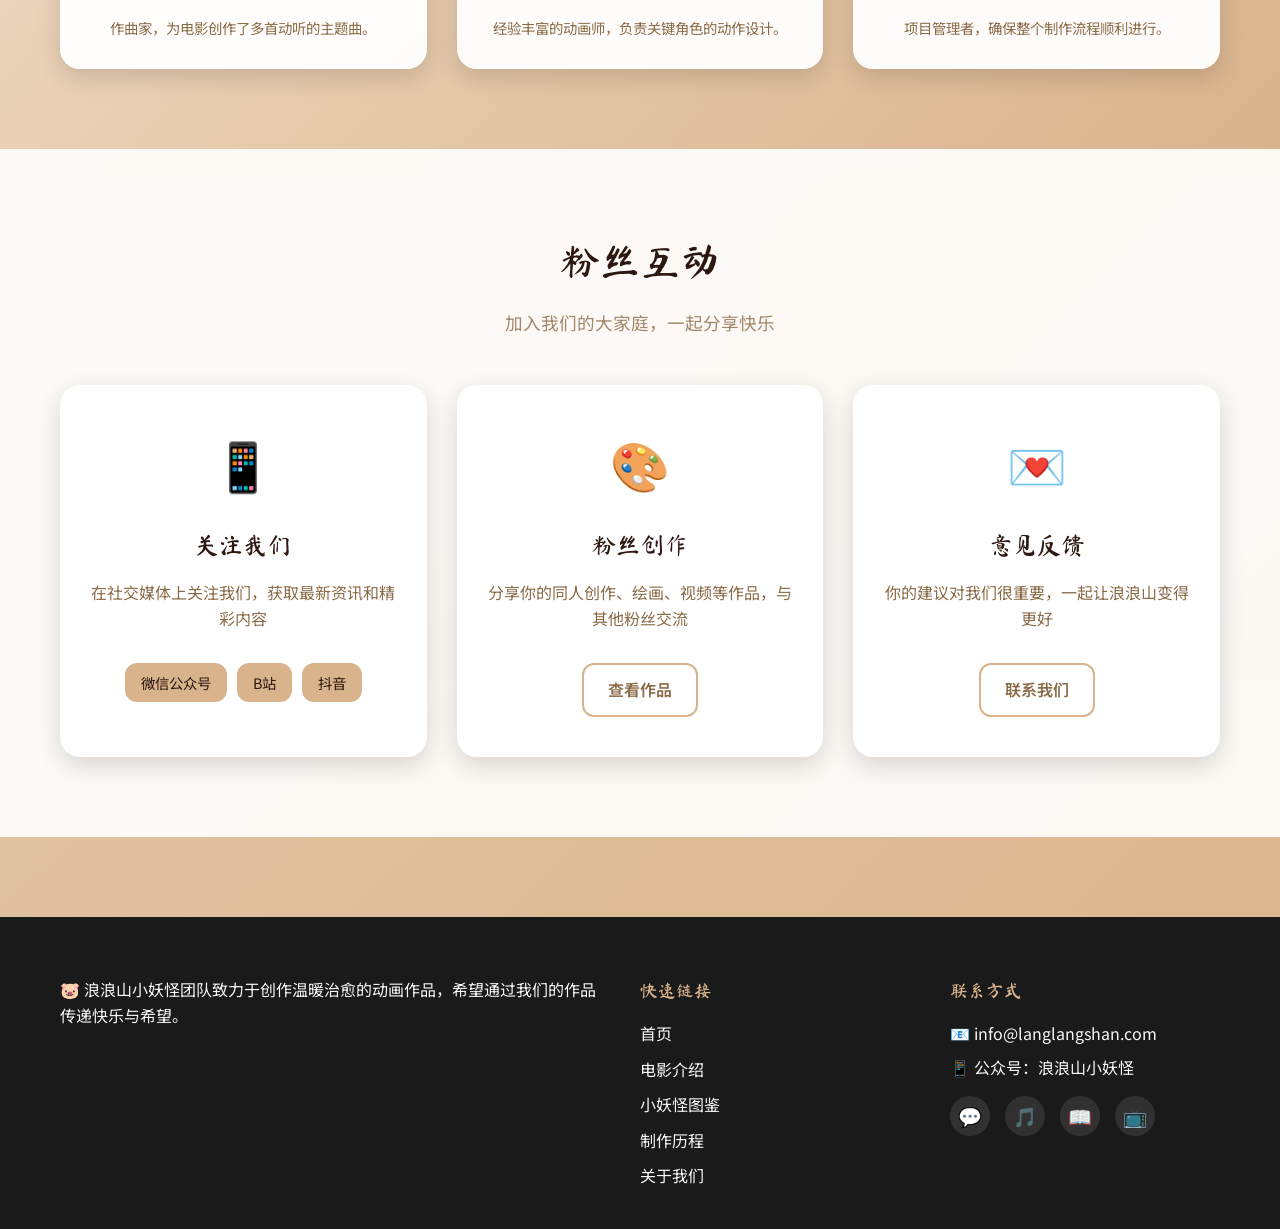
<file: contact.html>
<!DOCTYPE html>
<html lang="zh-CN">
<head>
    <meta charset="UTF-8">
    <meta name="viewport" content="width=device-width, initial-scale=1.0">
    <title>浪浪山小妖怪 - 关于我们</title>
    <link rel="preconnect" href="https://fonts.googleapis.com">
    <link rel="preconnect" href="https://fonts.gstatic.com" crossorigin>
    <link href="https://fonts.googleapis.com/css2?family=Ma+Shan+Zheng&family=Noto+Sans+SC:wght@300;400;500;700&display=swap" rel="stylesheet">
    <link rel="stylesheet" href="style.css">
</head>
<body>
    <!-- 水墨粒子背景 -->
    <canvas id="ink-canvas"></canvas>

    <!-- 导航栏 -->
    <nav class="navbar">
        <div class="nav-container">
            <div class="nav-logo">
                <span class="logo-icon">🐷</span>
                <span class="logo-text">浪浪山小妖怪</span>
            </div>
            <div class="nav-menu" id="nav-menu">
                <a href="index.html" class="nav-link">首页</a>
                <a href="characters.html" class="nav-link">电影介绍</a>
                <a href="world.html" class="nav-link">小妖怪图鉴</a>
                <a href="about.html" class="nav-link">制作历程</a>
                <a href="contact.html" class="nav-link active">关于我们</a>
            </div>
            <div class="hamburger" id="hamburger">
                <span></span>
                <span></span>
                <span></span>
            </div>
        </div>
    </nav>

    <!-- 页面标题 -->
    <section class="page-header">
        <div class="container">
            <h1 class="page-title">创作历程</h1>
            <p class="page-subtitle">从梦想启程，到作品诞生，每一步都充满热爱</p>
        </div>
    </section>

    <!-- 纵向时间线 -->
    <section class="vertical-timeline-section">
        <div class="container">
            <div class="vertical-timeline">
                <div class="timeline-phase">
                    <div class="phase-content">
                        <div class="phase-icon">💡</div>
                        <h3>初始构思</h3>
                        <p>2023年初，团队开始萌发创作一部温暖治愈动画电影的想法。我们希望通过小妖怪们的故事，传递善良、勇气和友爱的正能量。</p>
                    </div>
                    <div class="phase-year">2023</div>
                </div>

                <div class="timeline-phase">
                    <div class="phase-content">
                        <div class="phase-icon">🎭</div>
                        <h3>角色设计</h3>
                        <p>精心设计小猪妖、蛤蟆精、黄鼠狼精等可爱的角色。每个角色都有独特的性格，但都拥有善良美好的内心。</p>
                    </div>
                    <div class="phase-year">2023</div>
                </div>

                <div class="timeline-phase">
                    <div class="phase-content">
                        <div class="phase-icon">📝</div>
                        <h3>剧本创作</h3>
                        <p>编写完整剧本，构建浪浪山的世界观。故事围绕妖怪们的冒险展开，主题是团结、友谊和勇气。</p>
                    </div>
                    <div class="phase-year">2024</div>
                </div>

                <div class="timeline-phase">
                    <div class="phase-content">
                        <div class="phase-icon">🎨</div>
                        <h3>动画制作</h3>
                        <p>使用精美的2D手绘动画制作。每个场景都精心设计，展现浪浪山的美丽风光和妖怪们的可爱模样。</p>
                    </div>
                    <div class="phase-year">2024</div>
                </div>

                <div class="timeline-phase">
                    <div class="phase-content">
                        <div class="phase-icon">🎵</div>
                        <h3>音乐创作</h3>
                        <p>邀请专业音乐团队创作主题曲和配乐。音乐风格轻快活泼，营造温暖治愈的氛围。</p>
                    </div>
                    <div class="phase-year">2024</div>
                </div>

                <div class="timeline-phase">
                    <div class="phase-content">
                        <div class="phase-icon">🎬</div>
                        <h3>电影完成</h3>
                        <p>经过一年多的努力，《浪浪山小妖怪：奇幻之旅》终于完成。感谢所有支持我们的朋友！</p>
                    </div>
                    <div class="phase-year">2025</div>
                </div>
            </div>
        </div>
    </section>

    <!-- 核心团队 -->
    <section class="team-section">
        <div class="container">
            <h2 class="section-title">核心团队</h2>
            <p class="section-subtitle">一群热爱动画的创作者，为了梦想而努力</p>

            <div class="team-grid">
                <div class="team-member">
                    <div class="member-avatar">
                        <img src="images/mmexport1765958952803.jpg" alt="导演">
                    </div>
                    <h3 class="member-name">张导演</h3>
                    <p class="member-role">总导演</p>
                    <p class="member-bio">资深动画导演，擅长温暖治愈题材，曾执导多部口碑佳作。</p>
                </div>

                <div class="team-member">
                    <div class="member-avatar">
                        <img src="images/mmexport1765958958313.jpg" alt="美术总监">
                    </div>
                    <h3 class="member-name">李美术</h3>
                    <p class="member-role">美术总监</p>
                    <p class="member-bio">优秀的水墨画师，为浪浪山创造了独特的古风美学。</p>
                </div>

                <div class="team-member">
                    <div class="member-avatar">
                        <img src="images/mmexport1765958963228.jpg" alt="编剧">
                    </div>
                    <h3 class="member-name">王编剧</h3>
                    <p class="member-role">编剧</p>
                    <p class="member-bio">儿童文学作家，擅长编写温馨感人的故事。</p>
                </div>

                <div class="team-member">
                    <div class="member-avatar">
                        <img src="images/mmexport1765958965080.jpg" alt="音乐总监">
                    </div>
                    <h3 class="member-name">赵音乐</h3>
                    <p class="member-role">音乐总监</p>
                    <p class="member-bio">作曲家，为电影创作了多首动听的主题曲。</p>
                </div>

                <div class="team-member">
                    <div class="member-avatar">
                        <img src="images/mmexport1765958972805.jpg" alt="动画师">
                    </div>
                    <h3 class="member-name">陈动画</h3>
                    <p class="member-role">首席动画师</p>
                    <p class="member-bio">经验丰富的动画师，负责关键角色的动作设计。</p>
                </div>

                <div class="team-member">
                    <div class="member-avatar">
                        <img src="images/mmexport1765958983564.jpg" alt="制作人">
                    </div>
                    <h3 class="member-name">刘制作</h3>
                    <p class="member-role">制作人</p>
                    <p class="member-bio">项目管理者，确保整个制作流程顺利进行。</p>
                </div>
            </div>
        </div>
    </section>

    <!-- 粉丝互动区域 -->
    <section class="interaction-section">
        <div class="container">
            <h2 class="section-title">粉丝互动</h2>
            <p class="section-subtitle">加入我们的大家庭，一起分享快乐</p>

            <div class="interaction-cards">
                <div class="interaction-card">
                    <div class="interaction-icon">📱</div>
                    <h3>关注我们</h3>
                    <p>在社交媒体上关注我们，获取最新资讯和精彩内容</p>
                    <div class="interaction-links">
                        <a href="#" class="social-link-large">微信公众号</a>
                        <a href="#" class="social-link-large">B站</a>
                        <a href="#" class="social-link-large">抖音</a>
                    </div>
                </div>

                <div class="interaction-card">
                    <div class="interaction-icon">🎨</div>
                    <h3>粉丝创作</h3>
                    <p>分享你的同人创作、绘画、视频等作品，与其他粉丝交流</p>
                    <a href="#" class="btn-secondary">查看作品</a>
                </div>

                <div class="interaction-card">
                    <div class="interaction-icon">💌</div>
                    <h3>意见反馈</h3>
                    <p>你的建议对我们很重要，一起让浪浪山变得更好</p>
                    <a href="about.html#contact-form" class="btn-secondary">联系我们</a>
                </div>
            </div>
        </div>
    </section>

    <!-- 页脚 -->
    <footer class="footer">
        <div class="footer-content">
            <div class="footer-section">
                <p class="footer-description">
                    🐷 浪浪山小妖怪团队致力于创作温暖治愈的动画作品，希望通过我们的作品传递快乐与希望。
                </p>
            </div>
            <div class="footer-section">
                <h4>快速链接</h4>
                <div class="footer-links">
                    <a href="index.html">首页</a>
                    <a href="characters.html">电影介绍</a>
                    <a href="world.html">小妖怪图鉴</a>
                    <a href="about.html">制作历程</a>
                    <a href="contact.html">关于我们</a>
                </div>
            </div>
            <div class="footer-section">
                <h4>联系方式</h4>
                <div class="contact-info">
                    <p>📧 info@langlangshan.com</p>
                    <p>📱 公众号：浪浪山小妖怪</p>
                    <div class="social-links">
                        <a href="#" class="social-link" title="微信">💬</a>
                        <a href="#" class="social-link" title="抖音">🎵</a>
                        <a href="#" class="social-link" title="小红书">📖</a>
                        <a href="#" class="social-link" title="B站">📺</a>
                    </div>
                </div>
            </div>
        </div>
    </footer>

    <script src="script.js"></script>
</body>
</html>
</file>
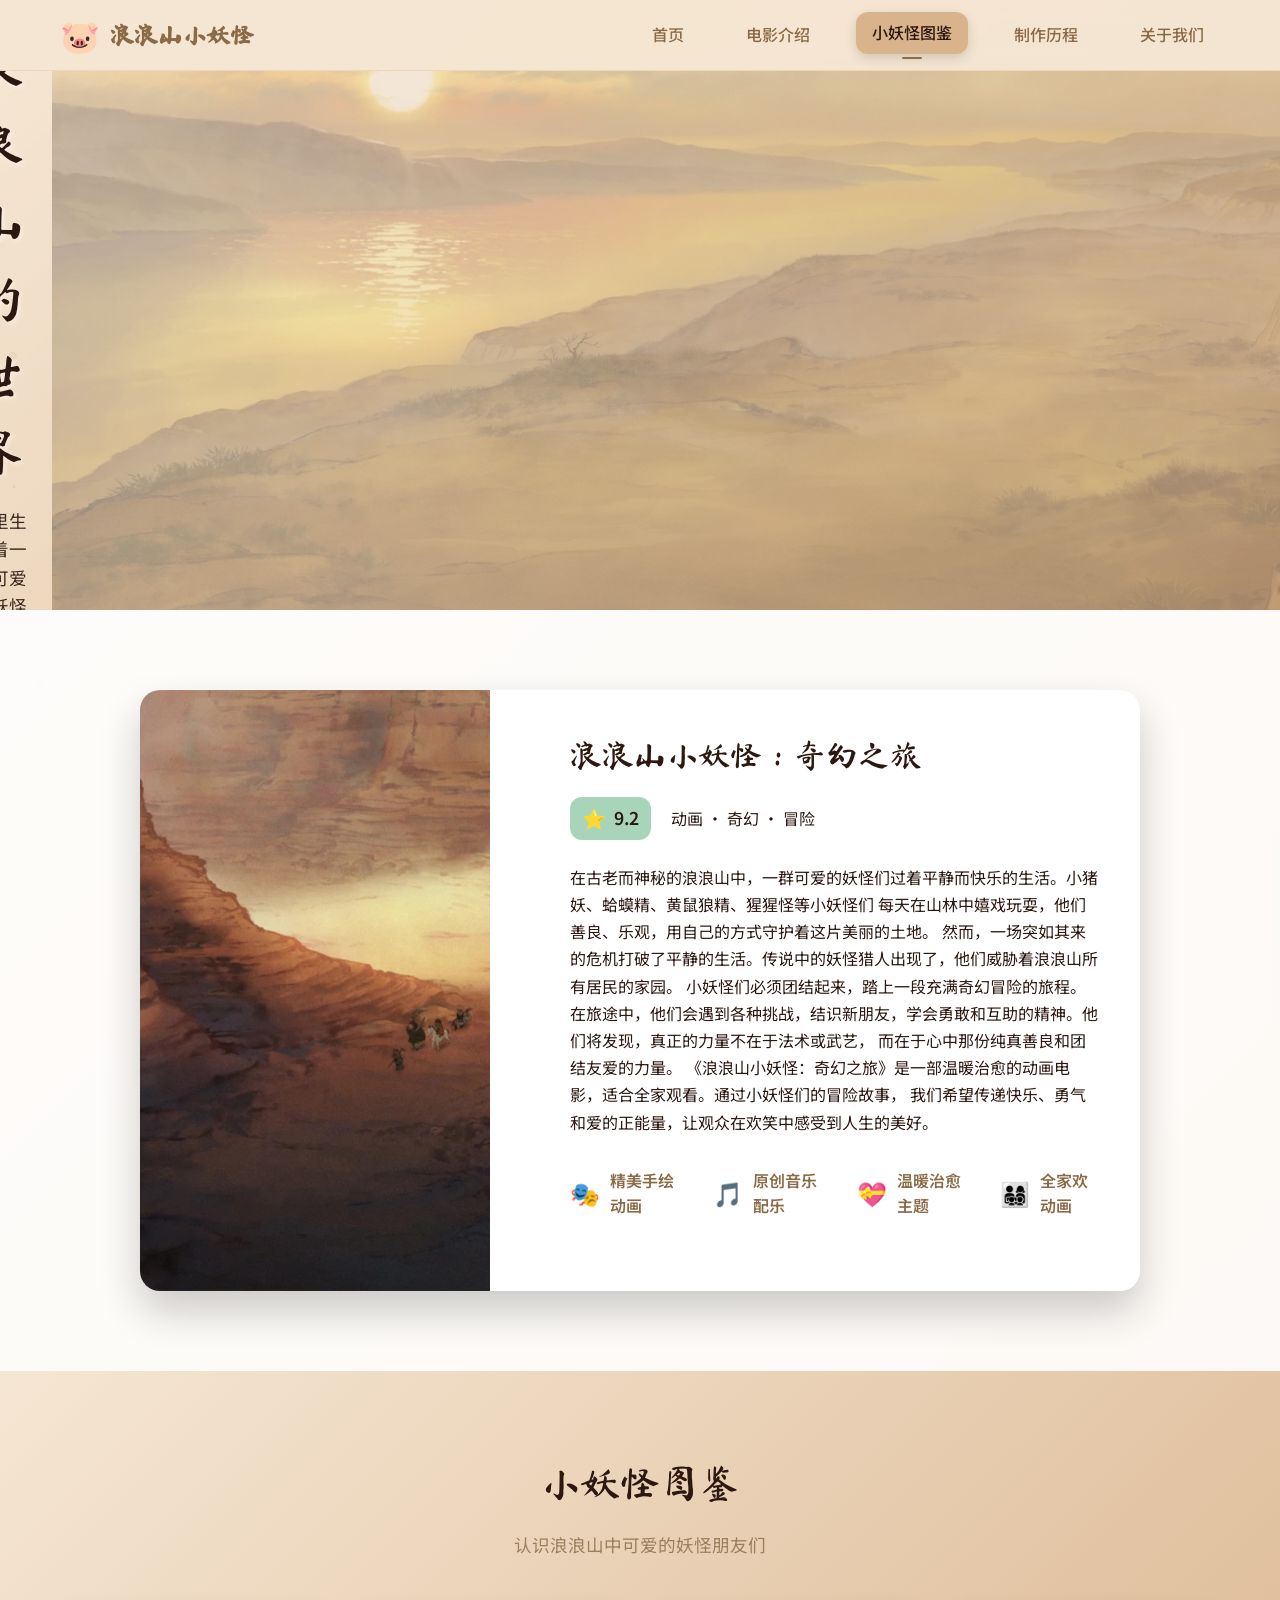
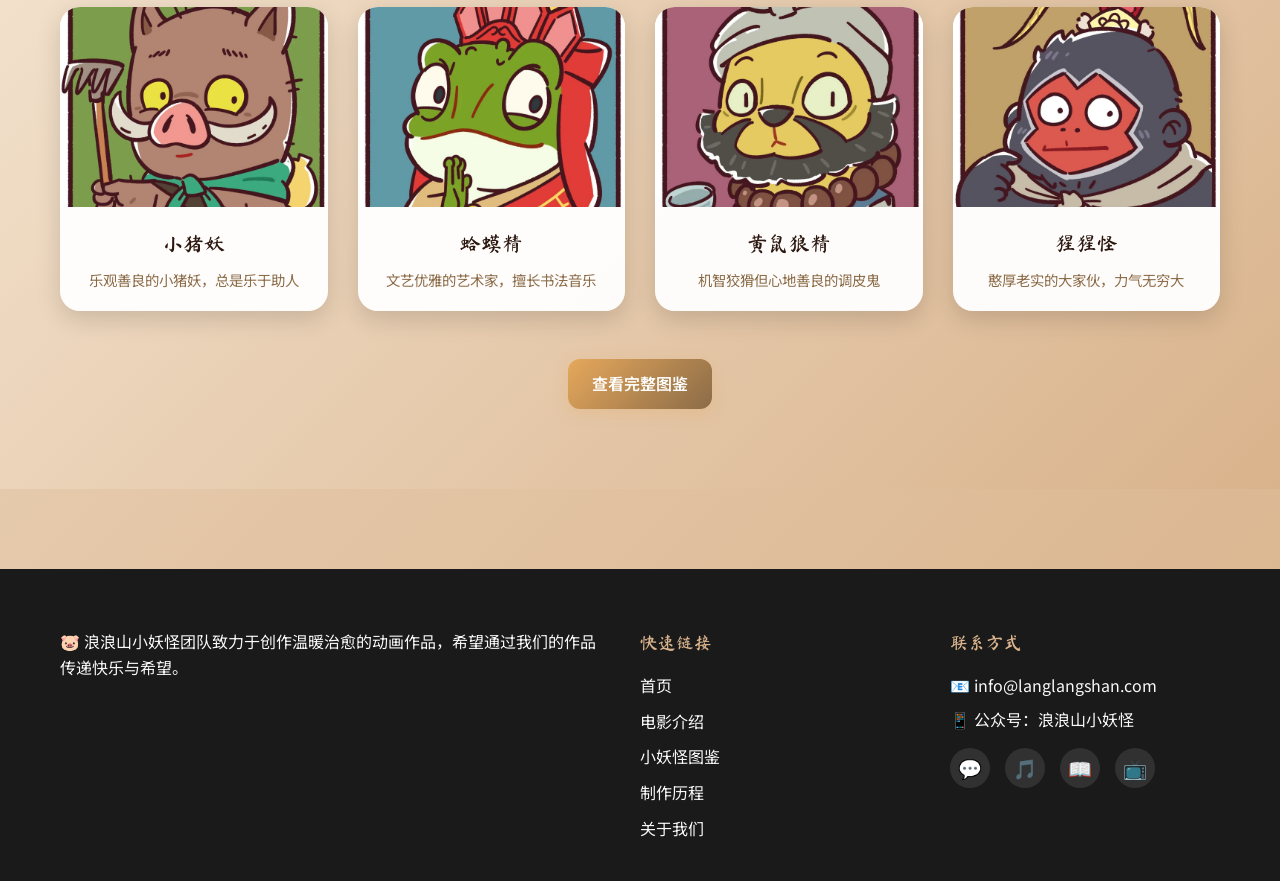
<file: world.html>
<!DOCTYPE html>
<html lang="zh-CN">
<head>
    <meta charset="UTF-8">
    <meta name="viewport" content="width=device-width, initial-scale=1.0">
    <title>浪浪山小妖怪 - 小妖怪图鉴</title>
    <link rel="preconnect" href="https://fonts.googleapis.com">
    <link rel="preconnect" href="https://fonts.gstatic.com" crossorigin>
    <link href="https://fonts.googleapis.com/css2?family=Ma+Shan+Zheng&family=Noto+Sans+SC:wght@300;400;500;700&display=swap" rel="stylesheet">
    <link rel="stylesheet" href="style.css">
</head>
<body>
    <!-- 水墨粒子背景 -->
    <canvas id="ink-canvas"></canvas>

    <!-- 导航栏 -->
    <nav class="navbar">
        <div class="nav-container">
            <div class="nav-logo">
                <span class="logo-icon">🐷</span>
                <span class="logo-text">浪浪山小妖怪</span>
            </div>
            <div class="nav-menu" id="nav-menu">
                <a href="index.html" class="nav-link">首页</a>
                <a href="characters.html" class="nav-link">电影介绍</a>
                <a href="world.html" class="nav-link active">小妖怪图鉴</a>
                <a href="about.html" class="nav-link">制作历程</a>
                <a href="contact.html" class="nav-link">关于我们</a>
            </div>
            <div class="hamburger" id="hamburger">
                <span></span>
                <span></span>
                <span></span>
            </div>
        </div>
    </nav>

    <!-- 世界介绍英雄区域 -->
    <section class="world-hero">
        <div class="world-hero-overlay"></div>
        <div class="world-hero-content">
            <h1 class="world-hero-title">欢迎来到浪浪山的世界</h1>
            <p class="world-hero-subtitle">这里生活着一群可爱的妖怪朋友，他们用善良和勇气守护着这片美丽的土地</p>
            <button class="btn-primary">探索更多</button>
        </div>
        <div class="world-hero-image">
            <img src="images/mmexport1765958958313.jpg" alt="浪浪山世界">
        </div>
    </section>

    <!-- 电影简介卡片 -->
    <section class="movie-intro-section">
        <div class="container">
            <div class="movie-intro-card">
                <div class="movie-intro-image">
                    <img src="images/mmexport1765958963228.jpg" alt="电影简介">
                </div>
                <div class="movie-intro-content">
                    <h2 class="movie-intro-title">浪浪山小妖怪：奇幻之旅</h2>
                    <div class="movie-intro-meta">
                        <span class="movie-rating">
                            <span class="rating-star">⭐</span>
                            <span class="rating-score">9.2</span>
                        </span>
                        <span class="movie-category">动画 · 奇幻 · 冒险</span>
                    </div>
                    <p class="movie-intro-description">
                        在古老而神秘的浪浪山中，一群可爱的妖怪们过着平静而快乐的生活。小猪妖、蛤蟆精、黄鼠狼精、猩猩怪等小妖怪们
                        每天在山林中嬉戏玩耍，他们善良、乐观，用自己的方式守护着这片美丽的土地。

                        然而，一场突如其来的危机打破了平静的生活。传说中的妖怪猎人出现了，他们威胁着浪浪山所有居民的家园。
                        小妖怪们必须团结起来，踏上一段充满奇幻冒险的旅程。

                        在旅途中，他们会遇到各种挑战，结识新朋友，学会勇敢和互助的精神。他们将发现，真正的力量不在于法术或武艺，
                        而在于心中那份纯真善良和团结友爱的力量。

                        《浪浪山小妖怪：奇幻之旅》是一部温暖治愈的动画电影，适合全家观看。通过小妖怪们的冒险故事，
                        我们希望传递快乐、勇气和爱的正能量，让观众在欢笑中感受到人生的美好。
                    </p>
                    <div class="movie-highlights">
                        <div class="highlight-item">
                            <span class="highlight-icon">🎭</span>
                            <span class="highlight-text">精美手绘动画</span>
                        </div>
                        <div class="highlight-item">
                            <span class="highlight-icon">🎵</span>
                            <span class="highlight-text">原创音乐配乐</span>
                        </div>
                        <div class="highlight-item">
                            <span class="highlight-icon">💝</span>
                            <span class="highlight-text">温暖治愈主题</span>
                        </div>
                        <div class="highlight-item">
                            <span class="highlight-icon">👨‍👩‍👧‍👦</span>
                            <span class="highlight-text">全家欢动画</span>
                        </div>
                    </div>
                </div>
            </div>
        </div>
    </section>

    <!-- 小妖怪图鉴预览 -->
    <section class="preview-section">
        <div class="container">
            <h2 class="section-title">小妖怪图鉴</h2>
            <p class="section-subtitle">认识浪浪山中可爱的妖怪朋友们</p>

            <div class="preview-grid">
                <div class="preview-card">
                    <div class="preview-image">
                        <img src="images/mmexport1765958673105.jpg" alt="小猪妖">
                    </div>
                    <div class="preview-content">
                        <h3>小猪妖</h3>
                        <p>乐观善良的小猪妖，总是乐于助人</p>
                    </div>
                </div>

                <div class="preview-card">
                    <div class="preview-image">
                        <img src="images/mmexport1765958670534.jpg" alt="蛤蟆精">
                    </div>
                    <div class="preview-content">
                        <h3>蛤蟆精</h3>
                        <p>文艺优雅的艺术家，擅长书法音乐</p>
                    </div>
                </div>

                <div class="preview-card">
                    <div class="preview-image">
                        <img src="images/mmexport1765958679470.jpg" alt="黄鼠狼精">
                    </div>
                    <div class="preview-content">
                        <h3>黄鼠狼精</h3>
                        <p>机智狡猾但心地善良的调皮鬼</p>
                    </div>
                </div>

                <div class="preview-card">
                    <div class="preview-image">
                        <img src="images/mmexport1765958676931.jpg" alt="猩猩怪">
                    </div>
                    <div class="preview-content">
                        <h3>猩猩怪</h3>
                        <p>憨厚老实的大家伙，力气无穷大</p>
                    </div>
                </div>
            </div>

            <div class="preview-actions">
                <a href="index.html" class="btn-primary">查看完整图鉴</a>
            </div>
        </div>
    </section>

    <!-- 页脚 -->
    <footer class="footer">
        <div class="footer-content">
            <div class="footer-section">
                <p class="footer-description">
                    🐷 浪浪山小妖怪团队致力于创作温暖治愈的动画作品，希望通过我们的作品传递快乐与希望。
                </p>
            </div>
            <div class="footer-section">
                <h4>快速链接</h4>
                <div class="footer-links">
                    <a href="index.html">首页</a>
                    <a href="characters.html">电影介绍</a>
                    <a href="world.html">小妖怪图鉴</a>
                    <a href="about.html">制作历程</a>
                    <a href="contact.html">关于我们</a>
                </div>
            </div>
            <div class="footer-section">
                <h4>联系方式</h4>
                <div class="contact-info">
                    <p>📧 info@langlangshan.com</p>
                    <p>📱 公众号：浪浪山小妖怪</p>
                    <div class="social-links">
                        <a href="#" class="social-link" title="微信">💬</a>
                        <a href="#" class="social-link" title="抖音">🎵</a>
                        <a href="#" class="social-link" title="小红书">📖</a>
                        <a href="#" class="social-link" title="B站">📺</a>
                    </div>
                </div>
            </div>
        </div>
    </footer>

    <script src="script.js"></script>
</body>
</html>
</file>
<file: style.css>
/* 闁糕晞娅ｉ、鍛村冀瀹勬壆纭€闁告粌鑻ぐ澶愭煂閿燂拷 */
:root {
    --primary-color: #f5e6d3;
    --secondary-color: #d9b38c;
    --accent-color: #8b6b47;
    --text-dark: #2c1810;
    --text-light: #f8f8f8;
    --ink-black: #1a1a1a;
    --green-light: #a8d5ba;
    --orange-warm: #e6a85c;
    --shadow-light: rgba(0, 0, 0, 0.1);
    --shadow-medium: rgba(0, 0, 0, 0.15);
    --shadow-strong: rgba(0, 0, 0, 0.2);
    --border-radius: 12px;
    --border-radius-large: 20px;
    --transition: all 0.3s cubic-bezier(0.4, 0, 0.2, 1);
}

* {
    margin: 0;
    padding: 0;
    box-sizing: border-box;
}

html {
    scroll-behavior: smooth;
}

body {
    font-family: 'Noto Sans SC', -apple-system, BlinkMacSystemFont, 'Segoe UI', Roboto, sans-serif;
    line-height: 1.6;
    color: var(--text-dark);
    background: linear-gradient(135deg, var(--primary-color) 0%, var(--secondary-color) 100%);
    min-height: 100vh;
    position: relative;
    overflow-x: hidden;
}

/* 婵ɑ娼欓埅椋庡垝閹烘垹鎽嶉柤鍐叉湰濞咃拷 */
#ink-canvas {
    position: fixed;
    top: 0;
    left: 0;
    width: 100%;
    height: 100%;
    z-index: -1;
    opacity: 0.6;
    pointer-events: none;
}

/* 闁哄秴娲。鐣屸偓娑欍仦缂嶏拷 */
h1, h2, h3, h4, h5, h6 {
    font-family: 'Ma Shan Zheng', serif;
    font-weight: 400;
}

/* 閻庝絻澹堥崺鍛村冀閿燂拷 */
.navbar {
    position: fixed;
    top: 0;
    left: 0;
    right: 0;
    z-index: 1000;
    background: rgba(245, 230, 211, 0.95);
    backdrop-filter: blur(10px);
    border-bottom: 1px solid rgba(217, 179, 140, 0.3);
    transition: var(--transition);
}

.nav-container {
    max-width: 1200px;
    margin: 0 auto;
    padding: 0 20px;
    display: flex;
    justify-content: space-between;
    align-items: center;
    height: 70px;
}

.nav-logo {
    display: flex;
    align-items: center;
    gap: 10px;
    font-size: 1.5rem;
    font-weight: 700;
    color: var(--accent-color);
}

.logo-icon {
    font-size: 2rem;
}

.logo-text {
    font-family: 'Ma Shan Zheng', serif;
}

.nav-menu {
    display: flex;
    gap: 30px;
}

.nav-link {
    text-decoration: none;
    color: var(--accent-color);
    font-weight: 500;
    padding: 8px 16px;
    border-radius: var(--border-radius);
    transition: var(--transition);
    position: relative;
}

.nav-link:hover,
.nav-link.active {
    background: var(--secondary-color);
    color: var(--text-dark);
    transform: translateY(-2px);
    box-shadow: 0 4px 12px var(--shadow-medium);
}

.nav-link.active::after {
    content: '';
    position: absolute;
    bottom: -5px;
    left: 50%;
    transform: translateX(-50%);
    width: 20px;
    height: 2px;
    background: var(--accent-color);
    border-radius: 1px;
}

.hamburger {
    display: none;
    flex-direction: column;
    cursor: pointer;
    gap: 4px;
}

.hamburger span {
    width: 25px;
    height: 3px;
    background: var(--accent-color);
    transition: var(--transition);
}

/* 闁煎浜跺▔鐔煎礌閸濆嫮鍘� */
.hero {
    position: relative;
    height: 70vh;
    min-height: 500px;
    display: flex;
    align-items: center;
    justify-content: center;
    overflow: hidden;
    margin-top: 70px;
}

.hero-overlay {
    position: absolute;
    top: 0;
    left: 0;
    right: 0;
    bottom: 0;
    background: linear-gradient(45deg, rgba(245, 230, 211, 0.3), rgba(217, 179, 140, 0.4));
    z-index: 1;
}

.hero-content {
    position: relative;
    z-index: 2;
    text-align: center;
    color: var(--text-dark);
    max-width: 600px;
    padding: 0 20px;
}

.hero-title {
    font-size: 3.5rem;
    margin-bottom: 1rem;
    text-shadow: 2px 2px 4px rgba(255, 255, 255, 0.5);
    animation: fadeInUp 1s ease-out;
}

.hero-subtitle {
    font-size: 1.2rem;
    opacity: 0.9;
    animation: fadeInUp 1s ease-out 0.2s both;
}

.hero-image {
    position: absolute;
    top: 0;
    left: 0;
    right: 0;
    bottom: 0;
    z-index: 0;
}

.hero-image img {
    width: 100%;
    height: 100%;
    object-fit: cover;
    filter: brightness(0.8);
}

/* 濞戞挻鐗滈弲顐︽嚐闁秵纰傞柛鏍ф惈閻擄拷 */
.world-hero {
    position: relative;
    height: 60vh;
    min-height: 400px;
    display: flex;
    align-items: center;
    justify-content: center;
    overflow: hidden;
    margin-top: 70px;
}

.world-hero-overlay {
    position: absolute;
    top: 0;
    left: 0;
    right: 0;
    bottom: 0;
    background: linear-gradient(135deg, rgba(245, 230, 211, 0.6), rgba(217, 179, 140, 0.7));
    z-index: 1;
}

.world-hero-content {
    position: relative;
    z-index: 2;
    text-align: center;
    color: var(--text-dark);
    max-width: 700px;
    padding: 0 20px;
}

.world-hero-title {
    font-size: 3rem;
    margin-bottom: 1rem;
    text-shadow: 2px 2px 4px rgba(255, 255, 255, 0.5);
}

.world-hero-subtitle {
    font-size: 1.1rem;
    opacity: 0.9;
    margin-bottom: 2rem;
}

/* 闁汇垽娼ф總鏍嚐闁秵纰傞柛鏍ф惈閻擄拷 */
.movie-hero {
    margin-top: 70px;
    padding: 60px 0;
    background: linear-gradient(135deg, var(--primary-color), var(--secondary-color));
}

.movie-hero-container {
    max-width: 1200px;
    margin: 0 auto;
    padding: 0 20px;
    display: grid;
    grid-template-columns: 300px 1fr;
    gap: 40px;
    align-items: start;
}

.movie-poster {
    border-radius: var(--border-radius-large);
    overflow: hidden;
    box-shadow: 0 20px 40px var(--shadow-strong);
    transition: var(--transition);
}

.movie-poster:hover {
    transform: scale(1.05);
}

.movie-poster img {
    width: 100%;
    height: auto;
    display: block;
}

.movie-info {
    padding-top: 20px;
}

.movie-title {
    font-size: 2.5rem;
    margin-bottom: 1rem;
    color: var(--text-dark);
}

.movie-meta {
    display: flex;
    gap: 20px;
    margin-bottom: 1.5rem;
    align-items: center;
}

.movie-rating {
    display: flex;
    align-items: center;
    gap: 8px;
    background: var(--green-light);
    padding: 6px 12px;
    border-radius: var(--border-radius);
    font-weight: 600;
}

.rating-star {
    font-size: 1.2rem;
}

.rating-score {
    font-size: 1.1rem;
    color: var(--text-dark);
}

.movie-year,
.movie-duration {
    color: var(--accent-color);
    font-weight: 500;
}

.movie-description {
    font-size: 1.1rem;
    line-height: 1.7;
    margin-bottom: 1.5rem;
    color: var(--text-dark);
}

.movie-genres {
    display: flex;
    gap: 10px;
    margin-bottom: 2rem;
    flex-wrap: wrap;
}

.genre-tag {
    background: rgba(255, 255, 255, 0.8);
    padding: 6px 12px;
    border-radius: var(--border-radius);
    font-size: 0.9rem;
    color: var(--accent-color);
    border: 1px solid rgba(217, 179, 140, 0.3);
}

.movie-actions {
    display: flex;
    gap: 15px;
}

/* 閻庡湱鎳撳▍锟� */
.container {
    max-width: 1200px;
    margin: 0 auto;
    padding: 0 20px;
}

/* 濡炪倗鏁诲ḿ浼村冀閸ヮ剦鏆� */
.page-header {
    padding: 80px 0 60px;
    text-align: center;
    background: linear-gradient(135deg, var(--primary-color), var(--secondary-color));
    margin-top: 70px;
}

.page-title {
    font-size: 3rem;
    margin-bottom: 1rem;
    color: var(--text-dark);
}

.page-subtitle {
    font-size: 1.2rem;
    color: var(--accent-color);
    opacity: 0.9;
    margin-bottom: 3rem;
}

/* 缂佹梻濮炬俊顓㈠冀閸ヮ剦鏆� */
.section-title {
    font-size: 2.5rem;
    text-align: center;
    margin-bottom: 1rem;
    color: var(--text-dark);
}

.section-subtitle {
    font-size: 1.1rem;
    text-align: center;
    color: var(--accent-color);
    opacity: 0.8;
    margin-bottom: 3rem;
}

/* 闁圭ǹ顦甸幐锟� */
.btn-primary,
.btn-secondary {
    display: inline-block;
    padding: 12px 24px;
    border-radius: var(--border-radius);
    text-decoration: none;
    font-weight: 600;
    transition: var(--transition);
    cursor: pointer;
    border: none;
    font-size: 1rem;
}

.btn-primary {
    background: linear-gradient(135deg, var(--orange-warm), var(--accent-color));
    color: white;
    box-shadow: 0 4px 15px rgba(230, 168, 92, 0.3);
}

.btn-primary:hover {
    transform: translateY(-2px);
    box-shadow: 0 8px 25px rgba(230, 168, 92, 0.4);
}

.btn-secondary {
    background: rgba(255, 255, 255, 0.9);
    color: var(--accent-color);
    border: 2px solid var(--secondary-color);
}

.btn-secondary:hover {
    background: var(--secondary-color);
    transform: translateY(-2px);
}

/* 闁告帒妫涚悮顐﹀冀閸モ晩鍔� */
.filter-tabs {
    display: flex;
    justify-content: center;
    gap: 10px;
    margin-bottom: 3rem;
    flex-wrap: wrap;
    margin-top: 30px;
}

.tab-btn {
    padding: 10px 20px;
    border: none;
    background: rgba(255, 255, 255, 0.8);
    color: var(--accent-color);
    border-radius: var(--border-radius);
    cursor: pointer;
    transition: var(--transition);
    font-weight: 500;
}

.tab-btn:hover,
.tab-btn.active {
    background: var(--secondary-color);
    color: var(--text-dark);
    transform: translateY(-2px);
}

/* 濠碘剝鐗楅埀顒変簻瀹曢亶鎮ч崶鈺冪Ч闁哄稄鎷� */
.characters-grid {
    display: grid;
    grid-template-columns: repeat(auto-fit, 300px);
    justify-content: center;
    gap: 30px;
    margin-bottom: 4rem;
}

.character-card {
    background: rgba(255, 255, 255, 0.95);
    border-radius: var(--border-radius-large);
    overflow: hidden;
    box-shadow: 0 8px 25px var(--shadow-medium);
    transition: var(--transition);
    position: relative;
    width: 300px;
}

.character-card:hover {
    transform: translateY(-8px) rotateX(5deg);
    box-shadow: 0 20px 40px var(--shadow-strong);
}

.character-card::before {
    content: '';
    position: absolute;
    top: 0;
    left: 0;
    right: 0;
    bottom: 0;
    background: linear-gradient(45deg, transparent, rgba(168, 213, 186, 0.1), transparent);
    opacity: 0;
    transition: var(--transition);
    pointer-events: none;
}

.character-card:hover::before {
    opacity: 1;
}

.card-image {
    position: relative;
    height: 250px;
    overflow: hidden;
}

.card-image img {
    width: 100%;
    height: 100%;
    object-fit: cover;
    transition: var(--transition);
}

.character-card:hover .card-image img {
    transform: scale(1.1);
}

.card-overlay {
    position: absolute;
    top: 0;
    left: 0;
    right: 0;
    bottom: 0;
    background: linear-gradient(135deg, transparent, rgba(0, 0, 0, 0.1));
    opacity: 0;
    transition: var(--transition);
}

.character-card:hover .card-overlay {
    opacity: 1;
}

.card-content {
    padding: 20px;
}

.character-name {
    font-size: 1.5rem;
    margin-bottom: 0.5rem;
    color: var(--text-dark);
}

.character-desc {
    color: var(--accent-color);
    margin-bottom: 1.5rem;
    line-height: 1.6;
}

.character-stats {
    display: flex;
    flex-direction: column;
    gap: 12px;
}

.stat {
    display: flex;
    align-items: center;
    gap: 10px;
}

.stat-label {
    font-size: 0.9rem;
    color: var(--accent-color);
    min-width: 50px;
}

.stat-bar {
    flex: 1;
    height: 8px;
    background: rgba(217, 179, 140, 0.3);
    border-radius: 4px;
    overflow: hidden;
}

.stat-fill {
    height: 100%;
    background: linear-gradient(90deg, var(--green-light), var(--orange-warm));
    border-radius: 4px;
    transition: width 0.8s ease;
}

.stat-value {
    font-size: 0.9rem;
    font-weight: 600;
    color: var(--text-dark);
    min-width: 35px;
    text-align: right;
}

/* 閻熸瑦甯熸竟濠勭不閳ь剚绂掗敓锟� */
.characters-section {
    padding: 80px 0;
    background: rgba(255, 255, 255, 0.8);
}

.characters-section .characters-grid {
    display: grid;
    grid-template-columns: repeat(auto-fit, minmax(200px, 1fr));
    gap: 30px;
}

.character-profile {
    text-align: center;
    background: rgba(255, 255, 255, 0.9);
    padding: 30px 20px;
    border-radius: var(--border-radius-large);
    box-shadow: 0 8px 25px var(--shadow-medium);
    transition: var(--transition);
}

.character-profile:hover {
    transform: translateY(-5px);
    box-shadow: 0 15px 35px var(--shadow-strong);
}

.character-avatar {
    width: 120px;
    height: 120px;
    border-radius: 50%;
    overflow: hidden;
    margin: 0 auto 20px;
    border: 4px solid var(--secondary-color);
    box-shadow: 0 8px 20px var(--shadow-medium);
}

.character-avatar img {
    width: 100%;
    height: 100%;
    object-fit: cover;
}

.character-profile .character-name {
    font-size: 1.3rem;
    margin-bottom: 0.5rem;
}

.character-role {
    color: var(--accent-color);
    font-size: 0.9rem;
    margin-bottom: 1rem;
}

.character-bio {
    color: var(--text-dark);
    font-size: 0.9rem;
    line-height: 1.5;
}

/* 闁告挆鍛季閺夌儐鍠楅幐锟� */
.gallery-section {
    padding: 80px 0;
    background: linear-gradient(135deg, var(--primary-color), var(--secondary-color));
}

.gallery-container {
    position: relative;
    max-width: 800px;
    margin: 0 auto;
}

.gallery-wrapper {
    overflow: hidden;
    border-radius: var(--border-radius-large);
    box-shadow: 0 20px 40px var(--shadow-strong);
}

.gallery-track {
    display: flex;
    transition: transform 0.5s ease;
}

.gallery-slide {
    min-width: 100%;
    height: 400px;
}

.gallery-slide img {
    width: 100%;
    height: 100%;
    object-fit: cover;
}

.gallery-nav {
    position: absolute;
    top: 50%;
    transform: translateY(-50%);
    background: rgba(255, 255, 255, 0.9);
    border: none;
    width: 50px;
    height: 50px;
    border-radius: 50%;
    cursor: pointer;
    font-size: 1.5rem;
    color: var(--accent-color);
    transition: var(--transition);
    z-index: 10;
    box-shadow: 0 4px 15px var(--shadow-medium);
}

.gallery-nav:hover {
    background: white;
    transform: translateY(-50%) scale(1.1);
    box-shadow: 0 6px 20px var(--shadow-strong);
}

.gallery-prev {
    left: 20px;
}

.gallery-next {
    right: 20px;
}

.gallery-indicators {
    display: flex;
    justify-content: center;
    gap: 10px;
    margin-top: 20px;
}

.indicator {
    width: 12px;
    height: 12px;
    border-radius: 50%;
    background: rgba(255, 255, 255, 0.5);
    cursor: pointer;
    transition: var(--transition);
}

.indicator.active {
    background: white;
    transform: scale(1.2);
}

/* 濞戞挻鐗滈弲顐ｇ鐎ｎ剛鐭濋柛鏍ф惈閻擄拷 */
.world-hero {
    position: relative;
    height: 60vh;
    min-height: 400px;
    display: flex;
    align-items: center;
    justify-content: center;
    overflow: hidden;
    margin-top: 70px;
}

.movie-intro-section {
    padding: 80px 0;
    background: rgba(255, 255, 255, 0.9);
}

.movie-intro-card {
    display: grid;
    grid-template-columns: 350px 1fr;
    gap: 40px;
    background: white;
    border-radius: var(--border-radius-large);
    overflow: hidden;
    box-shadow: 0 20px 40px var(--shadow-strong);
    margin: 0 auto;
    max-width: 1000px;
}

.movie-intro-image {
    height: 100%;
    min-height: 300px;
}

.movie-intro-image img {
    width: 100%;
    height: 100%;
    object-fit: cover;
}

.movie-intro-content {
    padding: 40px;
}

.movie-intro-title {
    font-size: 2rem;
    margin-bottom: 1rem;
    color: var(--text-dark);
}

.movie-intro-meta {
    display: flex;
    align-items: center;
    gap: 20px;
    margin-bottom: 1.5rem;
}

.movie-intro-description {
    font-size: 1rem;
    line-height: 1.7;
    margin-bottom: 2rem;
    color: var(--text-dark);
}

.movie-highlights {
    display: flex;
    gap: 30px;
    margin-bottom: 2rem;
}

.highlight-item {
    display: flex;
    align-items: center;
    gap: 10px;
}

.highlight-icon {
    font-size: 1.5rem;
}

.highlight-text {
    font-weight: 600;
    color: var(--accent-color);
}

/* 濡澘瀚～宥夊礌閸濆嫮鍘� */
.preview-section {
    padding: 80px 0;
    background: linear-gradient(135deg, var(--primary-color), var(--secondary-color));
}

.preview-grid {
    display: grid;
    grid-template-columns: repeat(auto-fit, minmax(250px, 1fr));
    gap: 30px;
    margin-bottom: 3rem;
}

.preview-card {
    background: rgba(255, 255, 255, 0.95);
    border-radius: var(--border-radius-large);
    overflow: hidden;
    box-shadow: 0 8px 25px var(--shadow-medium);
    transition: var(--transition);
}

.preview-card:hover {
    transform: translateY(-5px);
    box-shadow: 0 15px 35px var(--shadow-strong);
}

.preview-image {
    height: 200px;
    overflow: hidden;
}

.preview-image img {
    width: 100%;
    height: 100%;
    object-fit: cover;
    transition: var(--transition);
}

.preview-card:hover .preview-image img {
    transform: scale(1.1);
}

.preview-content {
    padding: 20px;
    text-align: center;
}

.preview-content h3 {
    font-size: 1.3rem;
    margin-bottom: 0.5rem;
    color: var(--text-dark);
}

.preview-content p {
    color: var(--accent-color);
    font-size: 0.9rem;
}

.preview-actions {
    text-align: center;
}

/* 闁哄啫鐖煎Λ璺ㄧ棯閸喖闅橀柛鈺嬫嫹 */
.timeline-section {
    padding: 80px 0;
    background: rgba(255, 255, 255, 0.9);
}

.timeline-layout {
    display: grid;
    grid-template-columns: 2fr 1fr;
    gap: 60px;
    align-items: start;
}

.timeline {
    position: relative;
}

.timeline::before {
    content: '';
    position: absolute;
    left: 30px;
    top: 0;
    bottom: 0;
    width: 2px;
    background: linear-gradient(to bottom, var(--secondary-color), var(--accent-color));
    border-radius: 1px;
}

.timeline-item {
    display: flex;
    margin-bottom: 60px;
    position: relative;
}

.timeline-marker {
    width: 60px;
    height: 60px;
    border-radius: 50%;
    background: linear-gradient(135deg, var(--secondary-color), var(--accent-color));
    border: 4px solid white;
    box-shadow: 0 4px 15px var(--shadow-medium);
    margin-right: 30px;
    flex-shrink: 0;
    position: relative;
    z-index: 2;
}

.timeline-content {
    background: white;
    padding: 25px;
    border-radius: var(--border-radius-large);
    box-shadow: 0 8px 25px var(--shadow-medium);
    flex: 1;
    transition: var(--transition);
}

.timeline-content:hover {
    transform: translateY(-3px);
    box-shadow: 0 15px 35px var(--shadow-strong);
}

.timeline-date {
    color: var(--orange-warm);
    font-weight: 600;
    margin-bottom: 0.5rem;
    font-size: 0.9rem;
}

.timeline-title {
    font-size: 1.5rem;
    margin-bottom: 1rem;
    color: var(--text-dark);
}

.timeline-description {
    color: var(--accent-color);
    line-height: 1.6;
    margin-bottom: 1rem;
}

.timeline-image {
    margin-top: 15px;
    border-radius: var(--border-radius);
    overflow: hidden;
}

.timeline-image img {
    width: 100%;
    height: 150px;
    object-fit: cover;
    transition: var(--transition);
}

.timeline-content:hover .timeline-image img {
    transform: scale(1.05);
}

.philosophy-cards {
    display: flex;
    flex-direction: column;
    gap: 30px;
}

.philosophy-card {
    background: white;
    padding: 30px;
    border-radius: var(--border-radius-large);
    box-shadow: 0 8px 25px var(--shadow-medium);
    text-align: center;
    transition: var(--transition);
}

.philosophy-card:hover {
    transform: translateY(-5px);
    box-shadow: 0 15px 35px var(--shadow-strong);
}

.philosophy-icon {
    font-size: 3rem;
    margin-bottom: 1rem;
}

.philosophy-card h3 {
    font-size: 1.3rem;
    margin-bottom: 1rem;
    color: var(--text-dark);
}

.philosophy-card p {
    color: var(--accent-color);
    line-height: 1.6;
}

/* 闁艰鲸姊婚柈瀵告偘閵娿儱绀� */
.contact-form-section {
    padding: 80px 0;
    background: linear-gradient(135deg, var(--primary-color), var(--secondary-color));
}

.contact-form {
    max-width: 600px;
    margin: 0 auto;
    background: rgba(255, 255, 255, 0.95);
    padding: 40px;
    border-radius: var(--border-radius-large);
    box-shadow: 0 20px 40px var(--shadow-strong);
}

.form-row {
    display: grid;
    grid-template-columns: 1fr 1fr;
    gap: 20px;
    margin-bottom: 20px;
}

.form-group {
    margin-bottom: 20px;
}

.form-group label {
    display: block;
    margin-bottom: 8px;
    font-weight: 600;
    color: var(--text-dark);
}

.form-group input,
.form-group textarea {
    width: 100%;
    padding: 12px 16px;
    border: 2px solid rgba(217, 179, 140, 0.3);
    border-radius: var(--border-radius);
    font-size: 1rem;
    transition: var(--transition);
    background: rgba(255, 255, 255, 0.8);
}

.form-group input:focus,
.form-group textarea:focus {
    outline: none;
    border-color: var(--secondary-color);
    box-shadow: 0 0 0 3px rgba(217, 179, 140, 0.2);
    background: white;
}

.form-group textarea {
    resize: vertical;
    min-height: 120px;
}

/* 缂侀箖娼ч幃婊堝籍閸洘锛熺紒鎾呮嫹 */
.vertical-timeline-section {
    padding: 80px 0;
    background: rgba(255, 255, 255, 0.9);
}

.vertical-timeline {
    max-width: 600px;
    margin: 0 auto;
    position: relative;
}

.vertical-timeline::before {
    content: '';
    position: absolute;
    left: 50%;
    transform: translateX(-50%);
    top: 0;
    bottom: 0;
    width: 3px;
    background: linear-gradient(to bottom, var(--secondary-color), var(--accent-color));
    border-radius: 2px;
}

.timeline-phase {
    display: flex;
    align-items: center;
    margin-bottom: 60px;
    position: relative;
}

.timeline-phase:nth-child(even) {
    flex-direction: row-reverse;
}

.timeline-phase:nth-child(even) .phase-content {
    text-align: right;
}

.phase-content {
    background: white;
    padding: 25px 30px;
    border-radius: var(--border-radius-large);
    box-shadow: 0 8px 25px var(--shadow-medium);
    max-width: 300px;
    transition: var(--transition);
}

.phase-content:hover {
    transform: translateY(-3px);
    box-shadow: 0 15px 35px var(--shadow-strong);
}

.phase-icon {
    font-size: 2rem;
    margin-bottom: 1rem;
}

.phase-content h3 {
    font-size: 1.3rem;
    margin-bottom: 1rem;
    color: var(--text-dark);
}

.phase-content p {
    color: var(--accent-color);
    line-height: 1.6;
}

.phase-year {
    position: absolute;
    left: 50%;
    transform: translateX(-50%);
    background: var(--secondary-color);
    color: white;
    padding: 8px 16px;
    border-radius: var(--border-radius);
    font-weight: 600;
    box-shadow: 0 4px 15px var(--shadow-medium);
    z-index: 2;
}

/* 闁搞儯鍨藉Σ锕傚礌閸濆嫮鍘� */
.team-section {
    padding: 80px 0;
    background: linear-gradient(135deg, var(--primary-color), var(--secondary-color));
}

.team-grid {
    display: grid;
    grid-template-columns: repeat(auto-fit, minmax(280px, 1fr));
    gap: 30px;
}

.team-member {
    background: rgba(255, 255, 255, 0.95);
    padding: 30px 20px;
    border-radius: var(--border-radius-large);
    box-shadow: 0 8px 25px var(--shadow-medium);
    text-align: center;
    transition: var(--transition);
}

.team-member:hover {
    transform: translateY(-5px);
    box-shadow: 0 15px 35px var(--shadow-strong);
}

.member-avatar {
    width: 100px;
    height: 100px;
    border-radius: 50%;
    overflow: hidden;
    margin: 0 auto 20px;
    border: 4px solid var(--secondary-color);
    box-shadow: 0 8px 20px var(--shadow-medium);
}

.member-avatar img {
    width: 100%;
    height: 100%;
    object-fit: cover;
}

.member-name {
    font-size: 1.3rem;
    margin-bottom: 0.5rem;
    color: var(--text-dark);
}

.member-role {
    color: var(--orange-warm);
    font-weight: 600;
    margin-bottom: 1rem;
}

.member-bio {
    color: var(--accent-color);
    font-size: 0.9rem;
    line-height: 1.5;
}

/* 濞存粍甯掓慨鈺呭礌閸濆嫮鍘� */
.interaction-section {
    padding: 80px 0;
    background: rgba(255, 255, 255, 0.9);
}

.interaction-cards {
    display: grid;
    grid-template-columns: repeat(auto-fit, minmax(300px, 1fr));
    gap: 30px;
}

.interaction-card {
    background: white;
    padding: 40px 30px;
    border-radius: var(--border-radius-large);
    box-shadow: 0 8px 25px var(--shadow-medium);
    text-align: center;
    transition: var(--transition);
}

.interaction-card:hover {
    transform: translateY(-5px);
    box-shadow: 0 15px 35px var(--shadow-strong);
}

.interaction-icon {
    font-size: 3rem;
    margin-bottom: 1.5rem;
}

.interaction-card h3 {
    font-size: 1.5rem;
    margin-bottom: 1rem;
    color: var(--text-dark);
}

.interaction-card p {
    color: var(--accent-color);
    line-height: 1.6;
    margin-bottom: 2rem;
}

.interaction-links {
    display: flex;
    gap: 10px;
    justify-content: center;
    flex-wrap: wrap;
}

.social-link-large {
    display: inline-block;
    padding: 8px 16px;
    background: var(--secondary-color);
    color: var(--text-dark);
    text-decoration: none;
    border-radius: var(--border-radius);
    font-size: 0.9rem;
    transition: var(--transition);
}

.social-link-large:hover {
    background: var(--accent-color);
    color: white;
    transform: translateY(-2px);
}

/* 濡炪倓绲婚崜锟� */
.footer {
    background: var(--ink-black);
    color: var(--text-light);
    margin-top: 80px;
}

.footer-content {
    max-width: 1200px;
    margin: 0 auto;
    padding: 60px 20px 40px;
    display: grid;
    grid-template-columns: 2fr 1fr 1fr;
    gap: 40px;
}

.footer-section h4 {
    color: var(--secondary-color);
    margin-bottom: 1rem;
    font-size: 1.1rem;
}

.footer-description {
    line-height: 1.6;
    margin-bottom: 1.5rem;
}

.footer-links {
    display: flex;
    flex-direction: column;
    gap: 10px;
}

.footer-links a {
    color: var(--text-light);
    text-decoration: none;
    transition: var(--transition);
}

.footer-links a:hover {
    color: var(--orange-warm);
}

.contact-info p {
    margin-bottom: 0.5rem;
}

.social-links {
    display: flex;
    gap: 15px;
    margin-top: 1rem;
}

.social-link {
    display: inline-block;
    width: 40px;
    height: 40px;
    border-radius: 50%;
    background: rgba(255, 255, 255, 0.1);
    text-align: center;
    line-height: 40px;
    font-size: 1.2rem;
    transition: var(--transition);
    text-decoration: none;
    color: var(--text-light);
}

.social-link:hover {
    background: var(--orange-warm);
    transform: scale(1.1);
}

.footer-bottom {
    border-top: 1px solid rgba(255, 255, 255, 0.1);
    padding: 20px;
    text-align: center;
    color: rgba(255, 255, 255, 0.6);
}

/* 闁告柣鍔庨弫锟� */
@keyframes fadeInUp {
    from {
        opacity: 0;
        transform: translateY(30px);
    }
    to {
        opacity: 1;
        transform: translateY(0);
    }
}

.fade-in {
    animation: fadeInUp 0.6s ease-out forwards;
}

/* 闁告繂绉寸花鎻掝嚕韫囨凹鍟庨悹渚婃嫹 */
@media (max-width: 768px) {
    .nav-menu {
        display: none;
        position: absolute;
        top: 100%;
        left: 0;
        right: 0;
        background: rgba(245, 230, 211, 0.95);
        backdrop-filter: blur(10px);
        flex-direction: column;
        gap: 0;
        padding: 20px;
        border-bottom: 1px solid rgba(217, 179, 140, 0.3);
    }

    .nav-menu.active {
        display: flex;
    }

    .hamburger {
        display: flex;
    }

    .hamburger.active span:nth-child(1) {
        transform: rotate(45deg) translate(5px, 5px);
    }

    .hamburger.active span:nth-child(2) {
        opacity: 0;
    }

    .hamburger.active span:nth-child(3) {
        transform: rotate(-45deg) translate(7px, -6px);
    }

    .hero-title {
        font-size: 2.5rem;
    }

    .movie-hero-container {
        grid-template-columns: 1fr;
        gap: 30px;
    }

    .movie-poster {
        max-width: 250px;
        margin: 0 auto;
    }

    .timeline-layout {
        grid-template-columns: 1fr;
        gap: 40px;
    }

    .philosophy-cards {
        flex-direction: row;
        overflow-x: auto;
        gap: 20px;
        padding: 0 20px;
    }

    .philosophy-card {
        min-width: 250px;
        flex-shrink: 0;
    }

    .footer-content {
        grid-template-columns: 1fr;
        gap: 30px;
        text-align: center;
    }

    .form-row {
        grid-template-columns: 1fr;
    }

    .vertical-timeline::before {
        left: 30px;
    }

    .timeline-phase {
        flex-direction: row !important;
    }

    .timeline-phase .phase-content {
        text-align: left !important;
        max-width: none;
        margin-left: 60px;
    }

    .phase-year {
        left: 30px !important;
        transform: none;
    }

    .world-hero-title {
        font-size: 2.2rem;
    }

    .page-title {
        font-size: 2.2rem;
    }

    .section-title {
        font-size: 2rem;
    }
}

@media (max-width: 480px) {
    .hero-title {
        font-size: 2rem;
    }

    .nav-container {
        padding: 0 15px;
    }

    .container {
        padding: 0 15px;
    }

    .character-card {
        margin: 0 10px;
    }

    .interaction-cards {
        grid-template-columns: 1fr;
    }
}
</file>
